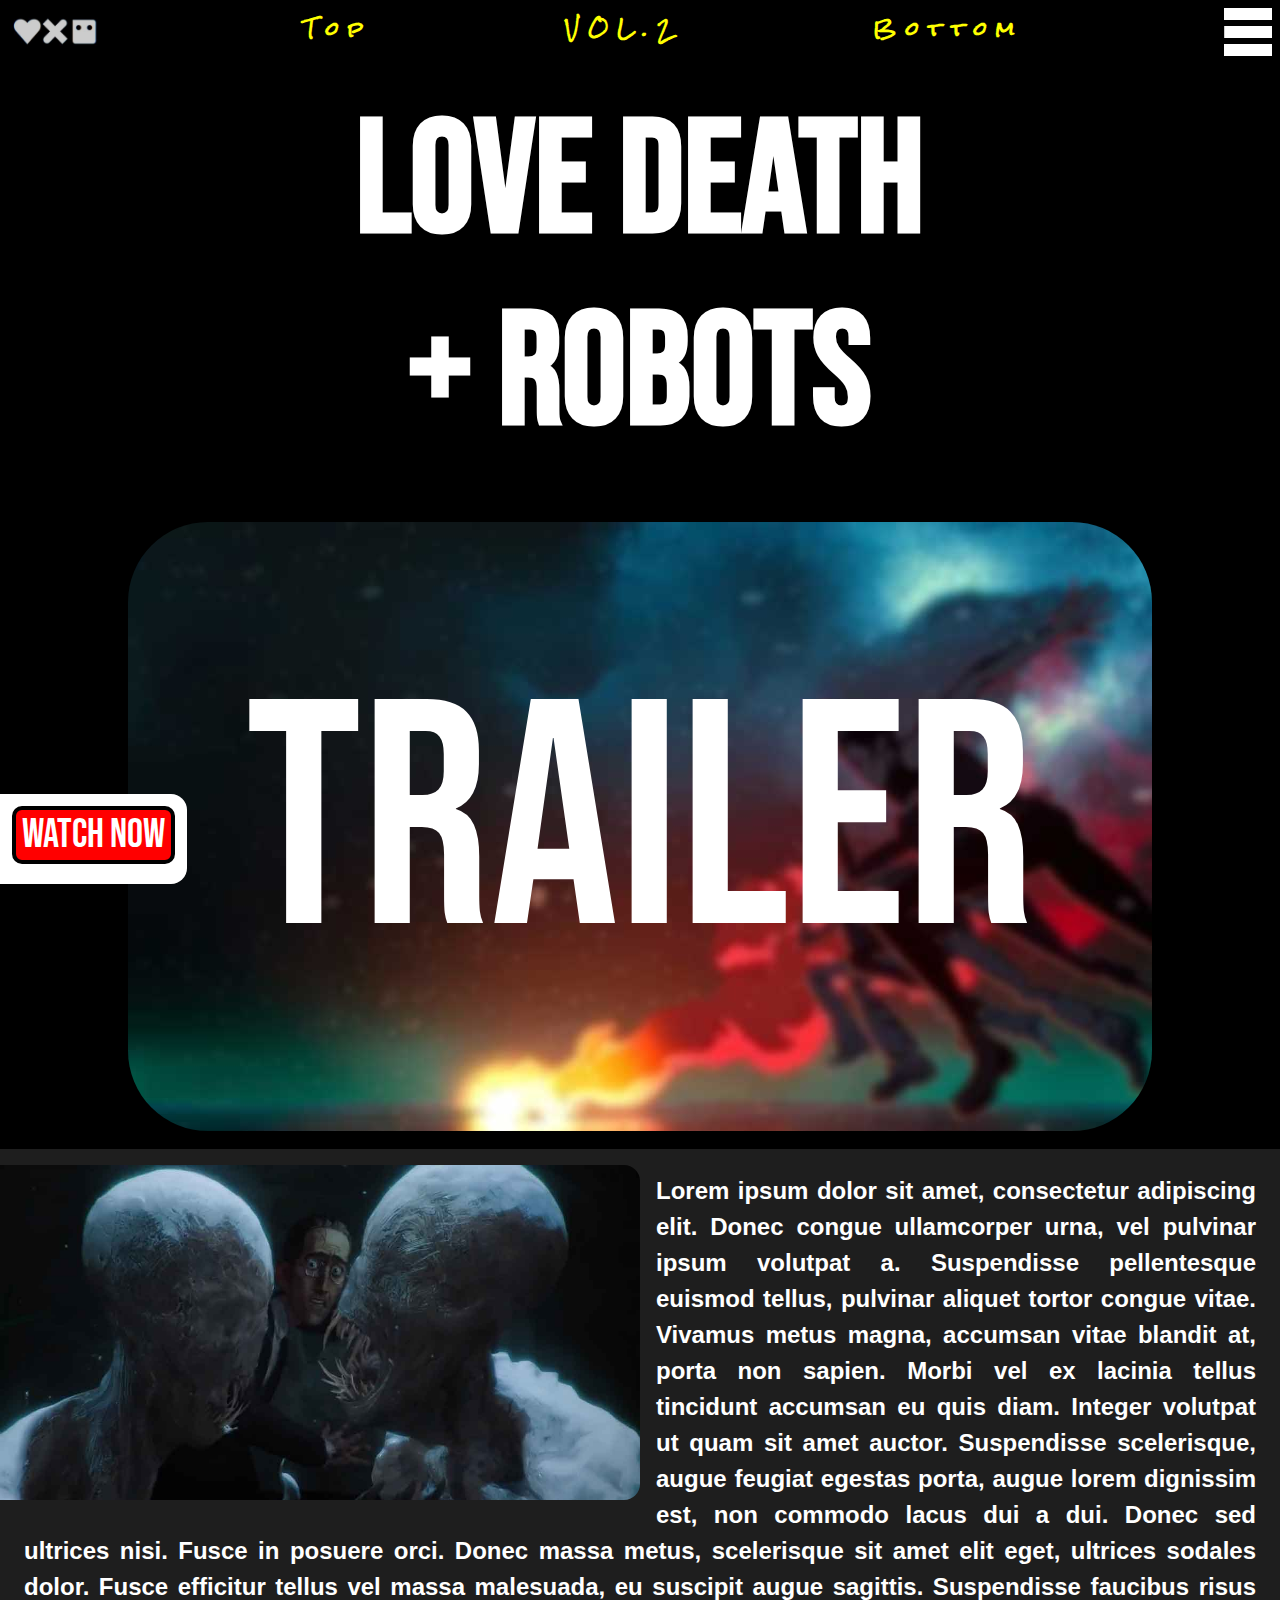
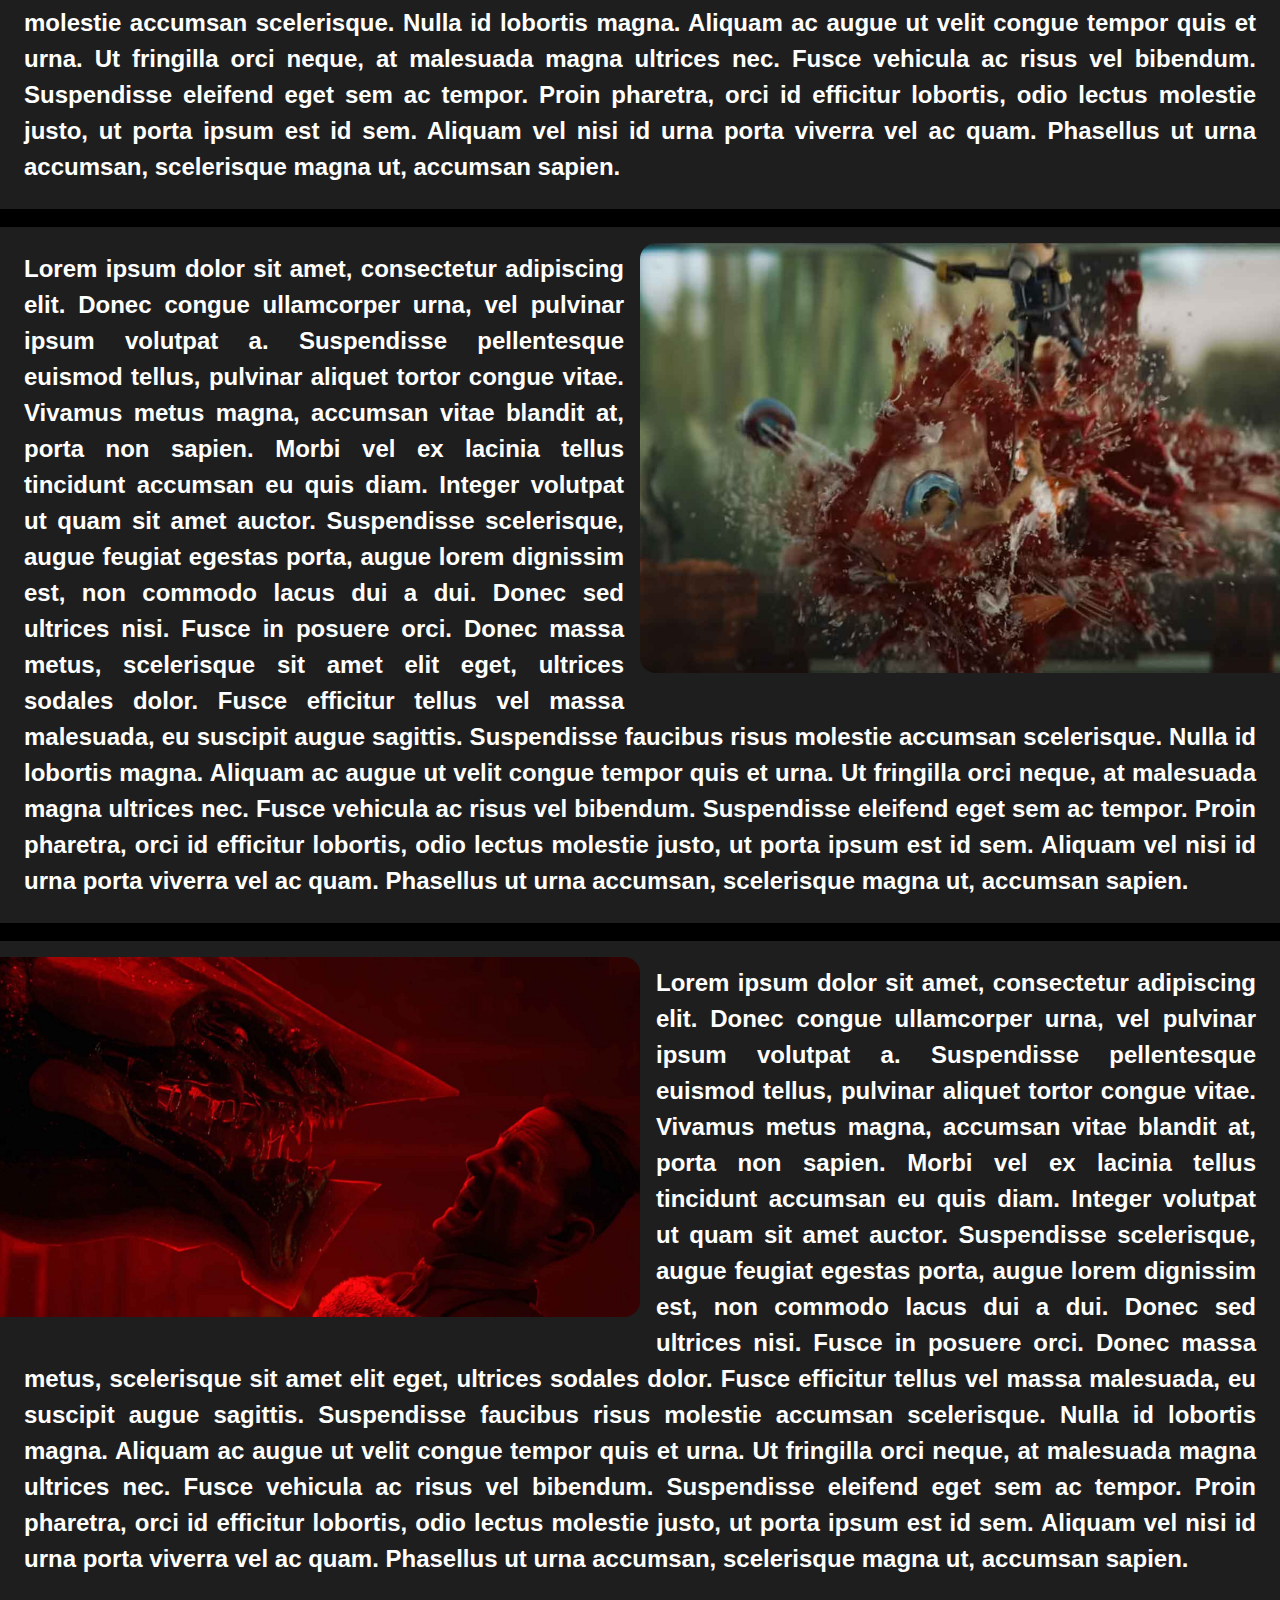
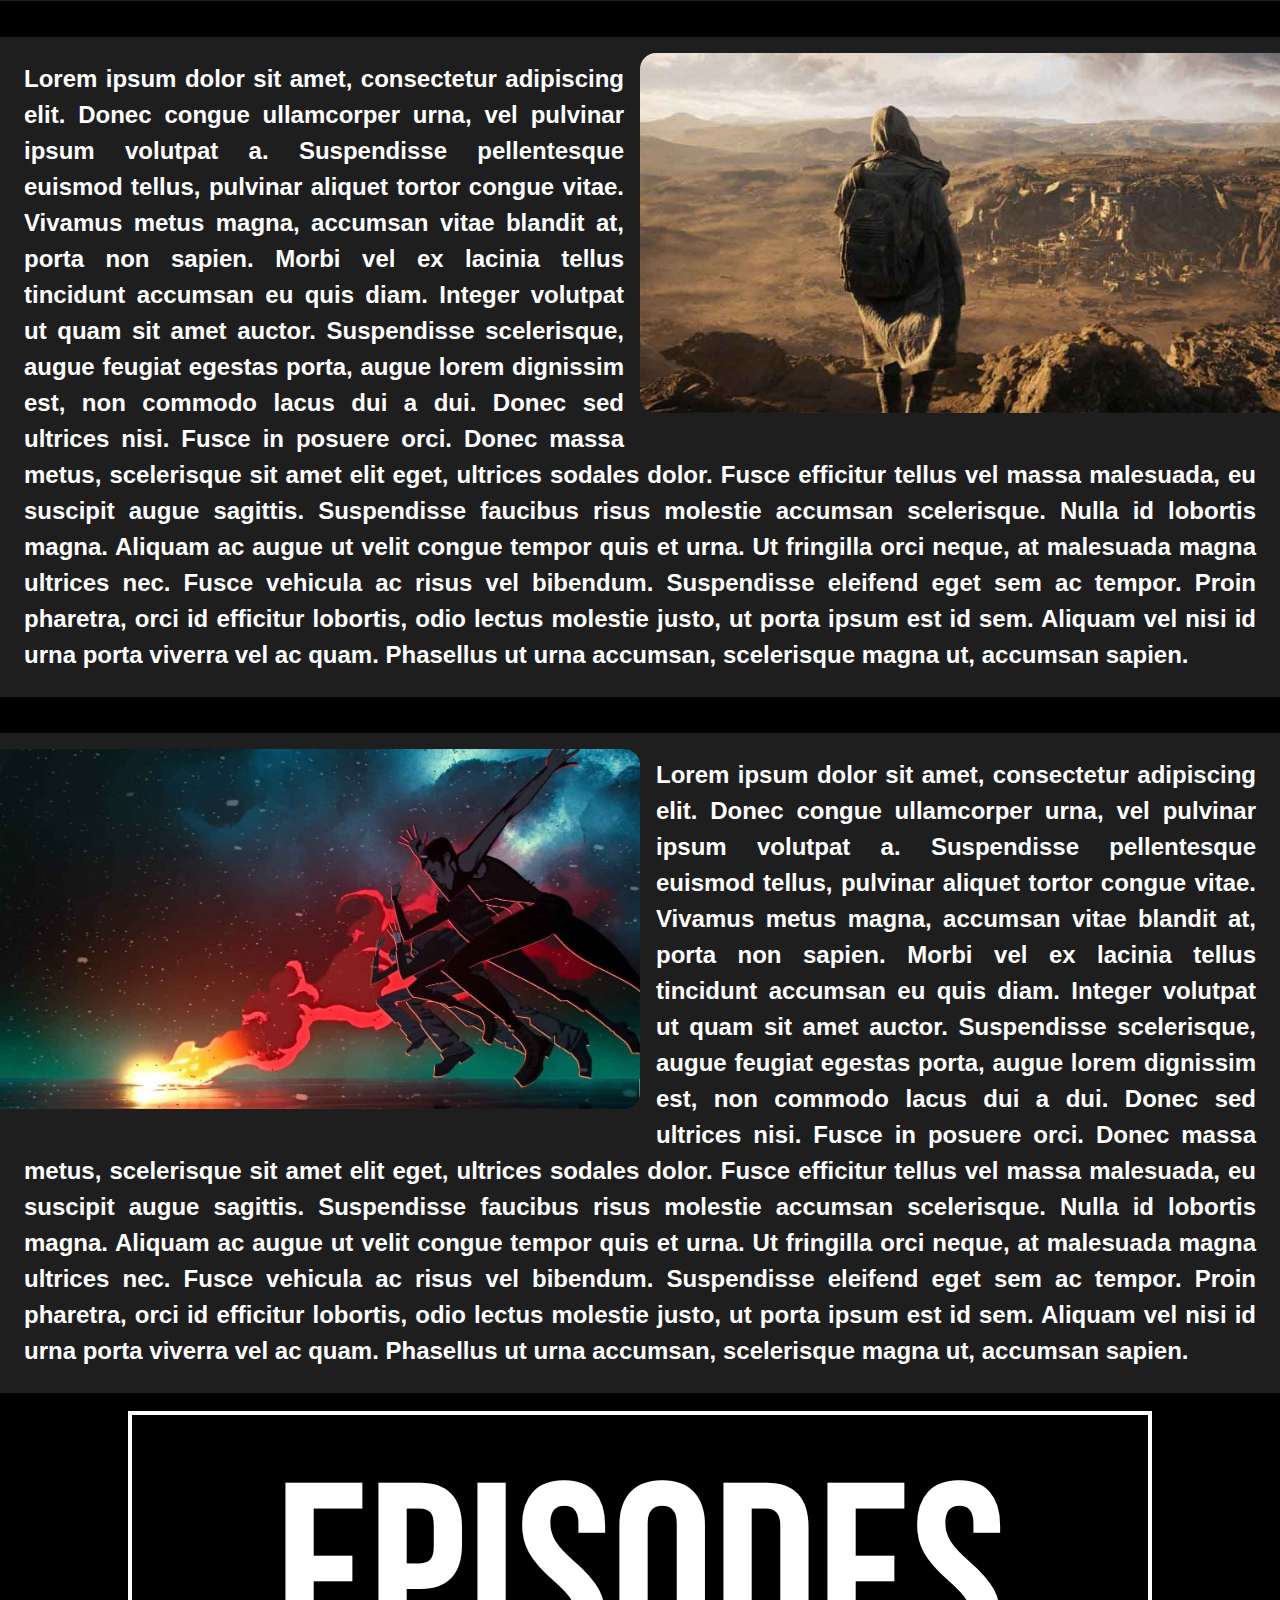
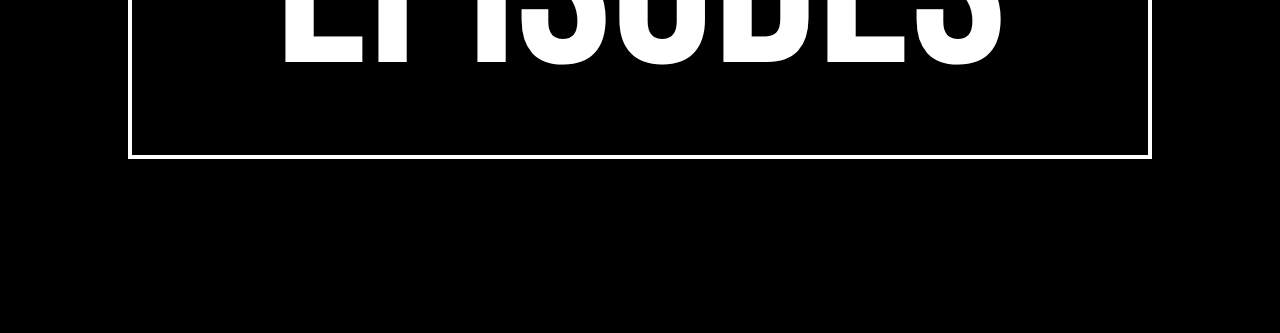
<file: index.html>
<!DOCTYPE html>
<html lang="en" dir="ltr"> <!-- klargör att det är engelskt språk och att den ska läsas som ltr (left-to-right) -->
  <head> <!-- där allt som inte syns på sidan bestäms -->
    <meta charset="utf-8"> <!-- möjliggör alla tecken -->
    <meta name="viewport" content="width=device-width, initial-scale=1"> <!-- bra för att ha en responsiv webbsida. Berättar för webbläsaren att sidans bredd ska passa skärmens. Berättar också att skalan sak i början vara 1 vilket innebär normal zoom -->
    <meta name="description" content="This is the main site"> <!-- talar om vad sidan handlar om -->
    <title>Love Death Robots</title> <!-- visar namnet på fliken vid toppen av fönstret -->
    <link rel="stylesheet" type="text/css" href="css/style.css"> <!-- länkar til style.css -->
    <link rel="stylesheet" type="text/css" href="css/grid.css"> <!-- länkar til grid.css -->
    <link rel="preconnect" href="https://fonts.googleapis.com"> <!-- länkar til google fonts -->
    <link rel="preconnect" href="https://fonts.gstatic.com" crossorigin> <!-- ^^ -->
    <link href="https://fonts.googleapis.com/css2?family=Bebas+Neue&display=swap" rel="stylesheet"> <!-- ^^ -->
    <link href="https://fonts.googleapis.com/css2?family=Rock+Salt&display=swap" rel="stylesheet"> <!-- ^^ -->
  </head>
  <body> <!-- där grunden till allt som syns på sidan skrivs -->
    <div id="top" class="container"> <!-- div med class="container" som görs till en display: grid; i grid.css -->

      <!-- headern  -->

      <header> <!-- semantiskt element istället för div -->
        <img src="img/love_death_robots_logo.jpg" alt="Home" class="logo" onclick="location.href='./index.html';" onkeypress="location.href='./index.html';" role="button"> <!-- loggan längst till vänster på headern som genom onclick skickar användaren till specifierad adress, i detta fall intern -->
        <a href="#top" class="extra"><p>Top</p></a> <!-- knapp till toppen av sidan -->
        <a href="./list.html"><p>VOL.2</p></a> <!-- texten på mitten av headern -->
        <a href="#bottom" class="extra"><p>Bottom</p></a> <!-- knapp till botten av sidan -->
        <img src="img/navbar_icon_white.jpg" alt="Menu" class="menu" onclick="location.href='./menu.html';" onkeypress="location.href='./menu.html';" role="button"> <!-- knappen för menyn längst till höger på headern som genom onclick skickar användaren till specifierad adress, i detta fall intern -->
      </header>

      <!-- titeln  -->

      <section class="one"> <!-- semantiskt element istället för div -->
        <h1>LOVE DEATH<br>+ ROBOTS</h1> <!-- titeln med ett syntetiskt radbryte i formen av <br>. H1 får bara användas 1 gång, H2 2 gånger o.s.v.-->
      </section>

      <!-- brödtext med bilder  -->

      <section class="two"> <!-- semantiskt element istället för div -->
        <button type="button" name="button" onclick="window.open('https://www.youtube.com/watch?v=Gj2iCJkp6Ko&t=4s&ab_channel=Netflix')" onkeypress="window.open('https://www.youtube.com/watch?v=UnfEbNi-q6g&ab_channel=TskClips%26Trailers')" class="trailer">Trailer</button> <!-- länk till youtube video via knapp -->
      </section>
      <section class="three"> <!-- semantiskt element istället för div -->
        <img src="img/ldr_img1.jpg" alt="Image of two monsters eyeless and gaping in a field and a terrified man in the background, the scene menacingly lit up by the moonlight" class="img left"> <!-- bild som placerats åt vänster och sedan brödtext -->
        <p>Lorem ipsum dolor sit amet, consectetur adipiscing elit. Donec congue ullamcorper urna, vel pulvinar ipsum volutpat a. Suspendisse pellentesque euismod tellus, pulvinar aliquet tortor congue vitae. Vivamus metus magna, accumsan vitae blandit at, porta non sapien. Morbi vel ex lacinia tellus tincidunt accumsan eu quis diam. Integer volutpat ut quam sit amet auctor. Suspendisse scelerisque, augue feugiat egestas porta, augue lorem dignissim est, non commodo lacus dui a dui. Donec sed ultrices nisi. Fusce in posuere orci. Donec massa metus, scelerisque sit amet elit eget, ultrices sodales dolor. Fusce efficitur tellus vel massa malesuada, eu suscipit augue sagittis. Suspendisse faucibus risus molestie accumsan scelerisque. Nulla id lobortis magna. Aliquam ac augue ut velit congue tempor quis et urna. Ut fringilla orci neque, at malesuada magna ultrices nec. Fusce vehicula ac risus vel bibendum. Suspendisse eleifend eget sem ac tempor. Proin pharetra, orci id efficitur lobortis, odio lectus molestie justo, ut porta ipsum est id sem. Aliquam vel nisi id urna porta viverra vel ac quam. Phasellus ut urna accumsan, scelerisque magna ut, accumsan sapien.
        </p> <!-- ^^ -->
      </section>
      <section class="four"> <!-- semantiskt element istället för div -->
        <img src="img/ldr_img2.jpg" alt="Image of a fish blown up in all its gory but gloryfull detail" class="img right"> <!-- bild som placerats åt höger och sedan brödtext -->
        <p>Lorem ipsum dolor sit amet, consectetur adipiscing elit. Donec congue ullamcorper urna, vel pulvinar ipsum volutpat a. Suspendisse pellentesque euismod tellus, pulvinar aliquet tortor congue vitae. Vivamus metus magna, accumsan vitae blandit at, porta non sapien. Morbi vel ex lacinia tellus tincidunt accumsan eu quis diam. Integer volutpat ut quam sit amet auctor. Suspendisse scelerisque, augue feugiat egestas porta, augue lorem dignissim est, non commodo lacus dui a dui. Donec sed ultrices nisi. Fusce in posuere orci. Donec massa metus, scelerisque sit amet elit eget, ultrices sodales dolor. Fusce efficitur tellus vel massa malesuada, eu suscipit augue sagittis. Suspendisse faucibus risus molestie accumsan scelerisque. Nulla id lobortis magna. Aliquam ac augue ut velit congue tempor quis et urna. Ut fringilla orci neque, at malesuada magna ultrices nec. Fusce vehicula ac risus vel bibendum. Suspendisse eleifend eget sem ac tempor. Proin pharetra, orci id efficitur lobortis, odio lectus molestie justo, ut porta ipsum est id sem. Aliquam vel nisi id urna porta viverra vel ac quam. Phasellus ut urna accumsan, scelerisque magna ut, accumsan sapien.
        </p> <!-- ^^ -->
      </section>
      <section class="five"> <!-- semantiskt element istället för div -->
        <img src="img/ldr_img3.jpg" alt="Image of a terrifiyng beast staring down a terrified man" class="img left"> <!-- bild som placerats åt vänster och sedan brödtext -->
        <p>Lorem ipsum dolor sit amet, consectetur adipiscing elit. Donec congue ullamcorper urna, vel pulvinar ipsum volutpat a. Suspendisse pellentesque euismod tellus, pulvinar aliquet tortor congue vitae. Vivamus metus magna, accumsan vitae blandit at, porta non sapien. Morbi vel ex lacinia tellus tincidunt accumsan eu quis diam. Integer volutpat ut quam sit amet auctor. Suspendisse scelerisque, augue feugiat egestas porta, augue lorem dignissim est, non commodo lacus dui a dui. Donec sed ultrices nisi. Fusce in posuere orci. Donec massa metus, scelerisque sit amet elit eget, ultrices sodales dolor. Fusce efficitur tellus vel massa malesuada, eu suscipit augue sagittis. Suspendisse faucibus risus molestie accumsan scelerisque. Nulla id lobortis magna. Aliquam ac augue ut velit congue tempor quis et urna. Ut fringilla orci neque, at malesuada magna ultrices nec. Fusce vehicula ac risus vel bibendum. Suspendisse eleifend eget sem ac tempor. Proin pharetra, orci id efficitur lobortis, odio lectus molestie justo, ut porta ipsum est id sem. Aliquam vel nisi id urna porta viverra vel ac quam. Phasellus ut urna accumsan, scelerisque magna ut, accumsan sapien.
        </p> <!-- ^^ -->
      </section>
      <section class="six"> <!-- semantiskt element istället för div -->
        <img src="img/ldr_img4.jpg" alt="Image of a man looking at the beautiful yet harsh landscape a hostile desert-planet presents" class="img right"> <!-- bild som placerats åt höger och sedan brödtext -->
        <p>Lorem ipsum dolor sit amet, consectetur adipiscing elit. Donec congue ullamcorper urna, vel pulvinar ipsum volutpat a. Suspendisse pellentesque euismod tellus, pulvinar aliquet tortor congue vitae. Vivamus metus magna, accumsan vitae blandit at, porta non sapien. Morbi vel ex lacinia tellus tincidunt accumsan eu quis diam. Integer volutpat ut quam sit amet auctor. Suspendisse scelerisque, augue feugiat egestas porta, augue lorem dignissim est, non commodo lacus dui a dui. Donec sed ultrices nisi. Fusce in posuere orci. Donec massa metus, scelerisque sit amet elit eget, ultrices sodales dolor. Fusce efficitur tellus vel massa malesuada, eu suscipit augue sagittis. Suspendisse faucibus risus molestie accumsan scelerisque. Nulla id lobortis magna. Aliquam ac augue ut velit congue tempor quis et urna. Ut fringilla orci neque, at malesuada magna ultrices nec. Fusce vehicula ac risus vel bibendum. Suspendisse eleifend eget sem ac tempor. Proin pharetra, orci id efficitur lobortis, odio lectus molestie justo, ut porta ipsum est id sem. Aliquam vel nisi id urna porta viverra vel ac quam. Phasellus ut urna accumsan, scelerisque magna ut, accumsan sapien.
        </p> <!-- ^^ -->
      </section>
      <section class="seven"> <!-- semantiskt element istället för div -->
        <img src="img/ldr_img5.jpg" alt="Image of four teenagers running as fast as they can, the snow falling and the glaring red flare gives the scene a feeling of absolute determination" class="img left"> <!-- bild som placerats åt vänster och sedan brödtext -->
        <p>Lorem ipsum dolor sit amet, consectetur adipiscing elit. Donec congue ullamcorper urna, vel pulvinar ipsum volutpat a. Suspendisse pellentesque euismod tellus, pulvinar aliquet tortor congue vitae. Vivamus metus magna, accumsan vitae blandit at, porta non sapien. Morbi vel ex lacinia tellus tincidunt accumsan eu quis diam. Integer volutpat ut quam sit amet auctor. Suspendisse scelerisque, augue feugiat egestas porta, augue lorem dignissim est, non commodo lacus dui a dui. Donec sed ultrices nisi. Fusce in posuere orci. Donec massa metus, scelerisque sit amet elit eget, ultrices sodales dolor. Fusce efficitur tellus vel massa malesuada, eu suscipit augue sagittis. Suspendisse faucibus risus molestie accumsan scelerisque. Nulla id lobortis magna. Aliquam ac augue ut velit congue tempor quis et urna. Ut fringilla orci neque, at malesuada magna ultrices nec. Fusce vehicula ac risus vel bibendum. Suspendisse eleifend eget sem ac tempor. Proin pharetra, orci id efficitur lobortis, odio lectus molestie justo, ut porta ipsum est id sem. Aliquam vel nisi id urna porta viverra vel ac quam. Phasellus ut urna accumsan, scelerisque magna ut, accumsan sapien.
        </p> <!-- ^^ -->
      </section>

      <!-- knapp till episoderna  -->

      <section class="eight" id="bottom"> <!-- semantiskt element istället för div -->
        <button type="button" name="button" class="ep" onclick="location.href='./ep.html';">Episodes</button> <!-- knappen näst längst till vänster på headern som genom onclick skickar användaren till specifierad adress, i detta fall intern -->
      </section>

      <!-- knappen längst ner till vänster i formen av en footer  -->

      <footer> <!-- semantiskt element istället för div -->
        <button type="button" name="button" class="watch" onclick="window.open('https://www.netflix.com/se/title/80174608')" onkeypress="window.open('https://www.netflix.com/se/title/80174608')" role="button">Watch Now</button> <!-- loggan längst till vänster på headern som genom onclick skickar användaren till specifierad adress, i detta fall extern. Denna skiljer sig från ovanstående onclick-attribut då den öppnar adressen i ett nytt fönster -->
      </footer>
    </div>
  </body>
</html>
</file>
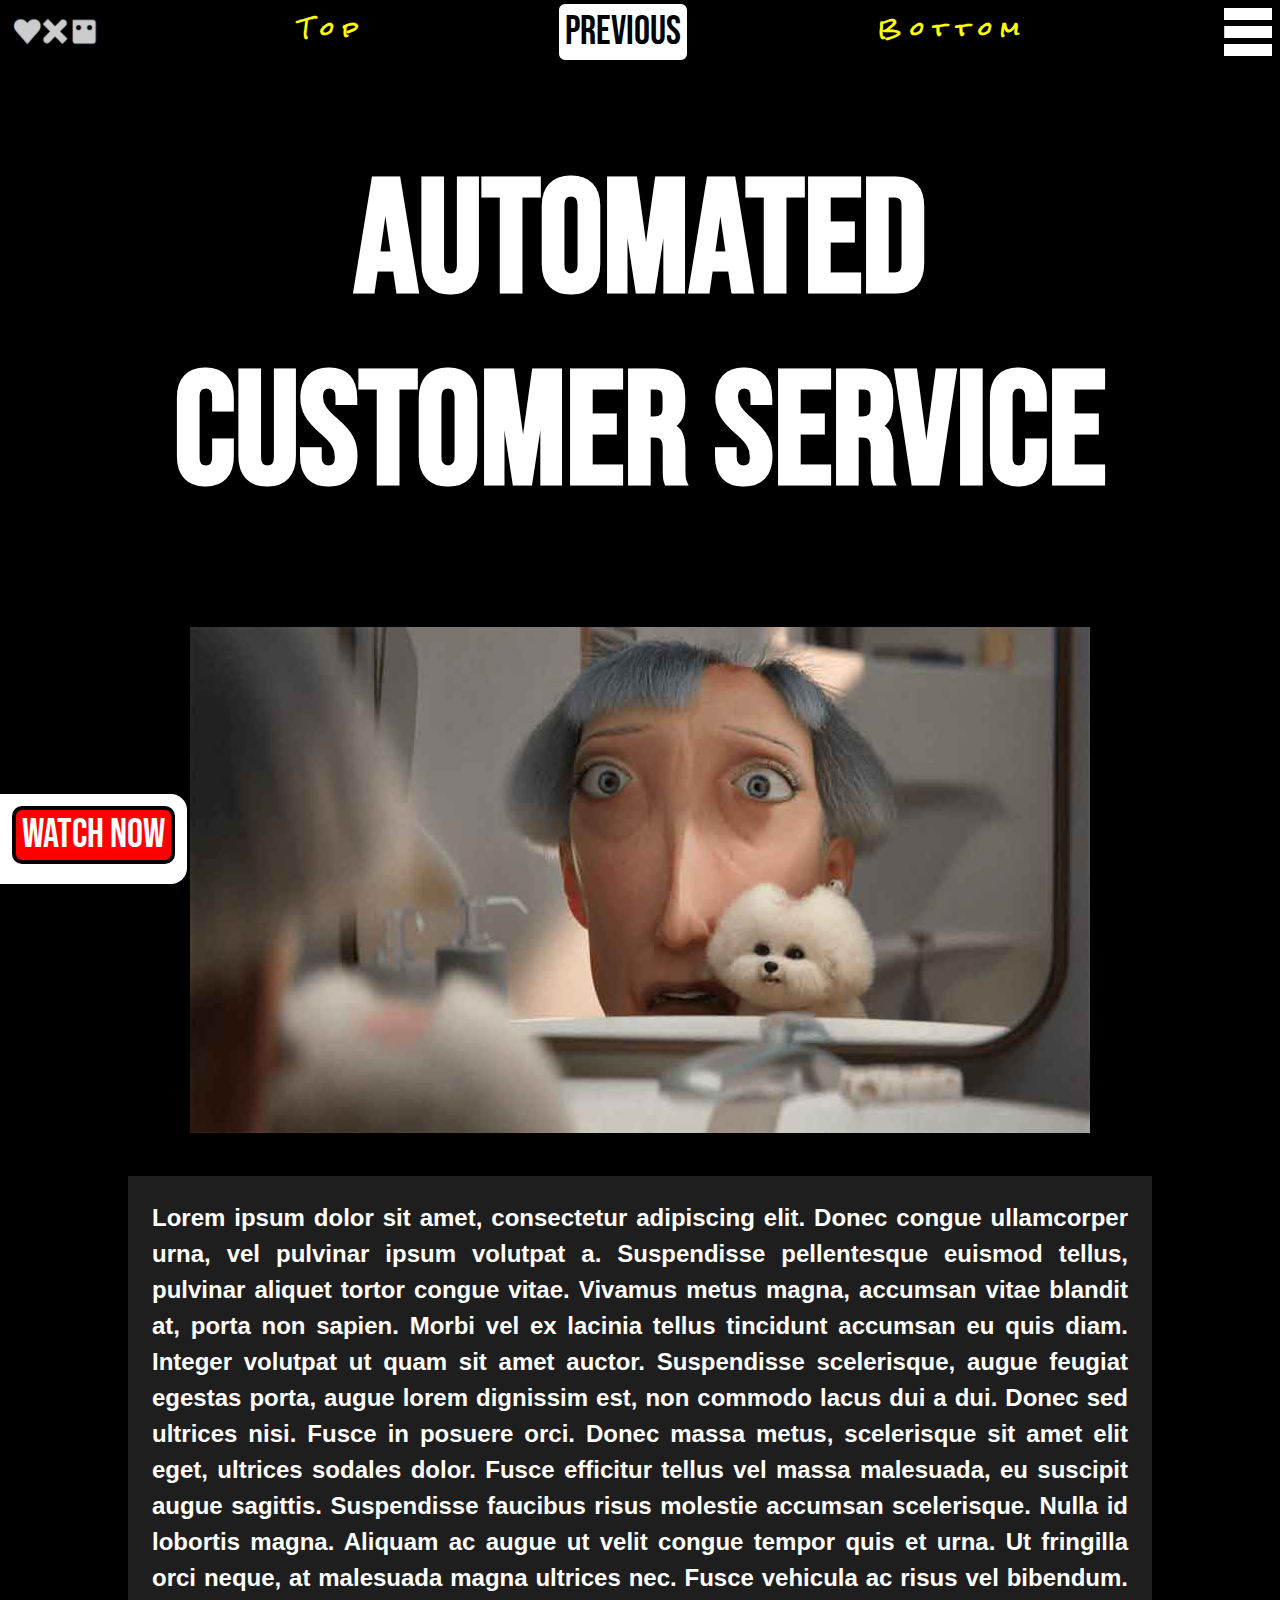
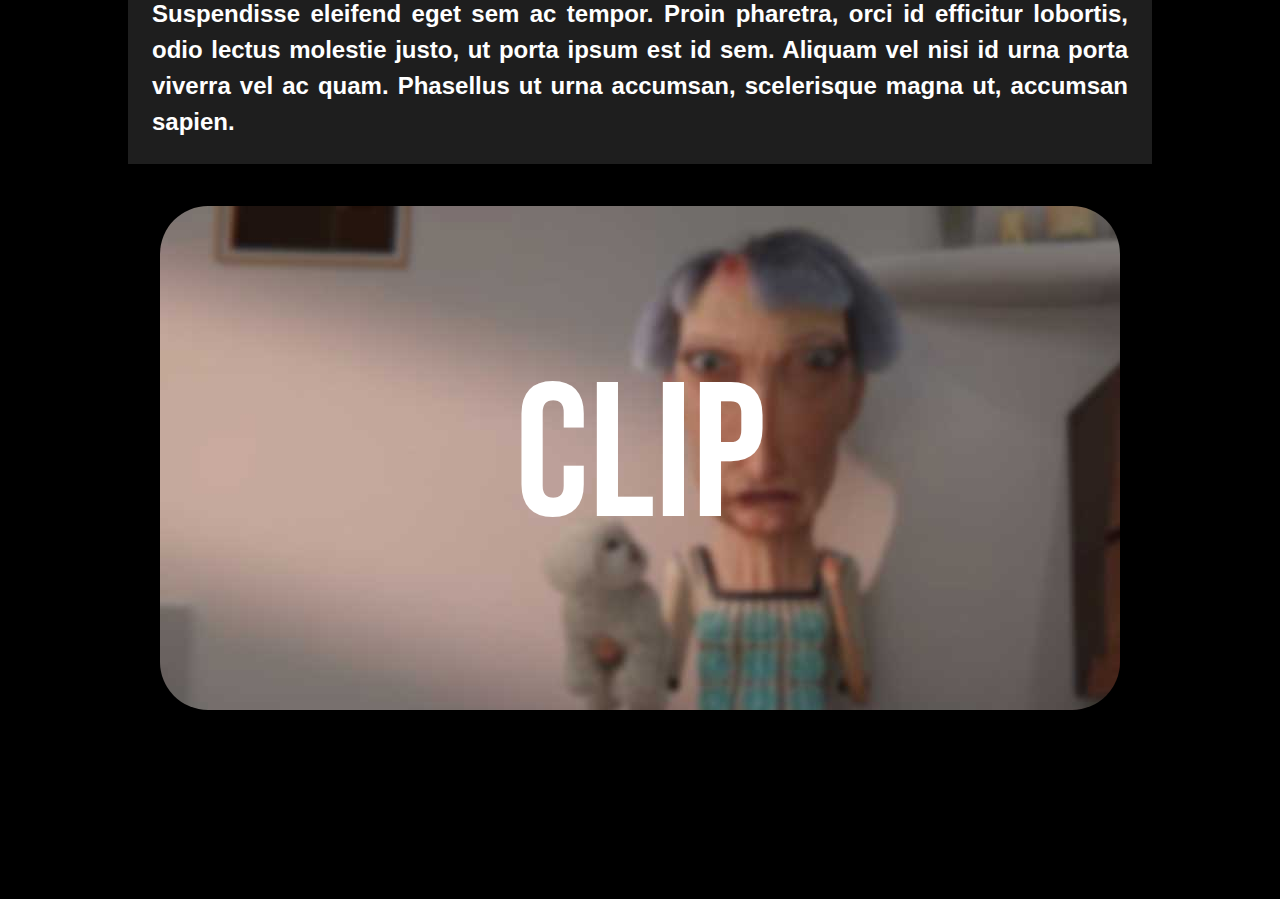
<file: bio1.html>
<!DOCTYPE html>
<html lang="en" dir="ltr">
  <head>
    <meta charset="utf-8">
    <meta name="viewport" content="width=device-width, initial-scale=1">
    <meta name="description" content="This is the site dedicated to one specific episode">
    <title>Episode 1</title>
    <link rel="stylesheet" type="text/css" href="css/bio_style.css">
    <link rel="stylesheet" type="text/css" href="css/bio_grid.css">
    <link rel="preconnect" href="https://fonts.googleapis.com">
    <link rel="preconnect" href="https://fonts.gstatic.com" crossorigin>
    <link href="https://fonts.googleapis.com/css2?family=Bebas+Neue&display=swap" rel="stylesheet">
    <link href="https://fonts.googleapis.com/css2?family=Rock+Salt&display=swap" rel="stylesheet">
  </head>
  <body>
    <div id="top" class="container">
      <header>
        <img src="img/love_death_robots_logo.jpg" alt="Home" class="logo" onclick="location.href='./index.html';" onkeypress="location.href='./index.html';" role="button">
        <a href="#top" class="extra"><p>Top</p></a>
        <button type="button" name="button" class="back" onclick="location.href='./ep.html';">Previous</button>
        <a href="#bottom" class="extra"><p>Bottom</p></a>
        <img src="img/navbar_icon_white.jpg" alt="Menu" class="menu" onclick="location.href='./menu.html';" onkeypress="location.href='./menu.html';" role="button">
      </header>

      <!-- titeln -->

      <section class="one">
        <h1>Automated<br>Customer Service</h1>
      </section>

      <!-- bild -->

      <section class="two">
        <img src="img/ep1.jpg" alt="Image of woman and her dog staring in the the mirror, the woman looking like she is a tiny bit balder than she used to be, it is almost like someone has shot a laser through her hair" class="img">
      </section>

      <!-- brödtext -->

      <section class="three">
        <p>Lorem ipsum dolor sit amet, consectetur adipiscing elit. Donec congue ullamcorper urna, vel pulvinar ipsum volutpat a. Suspendisse pellentesque euismod tellus, pulvinar aliquet tortor congue vitae. Vivamus metus magna, accumsan vitae blandit at, porta non sapien. Morbi vel ex lacinia tellus tincidunt accumsan eu quis diam. Integer volutpat ut quam sit amet auctor. Suspendisse scelerisque, augue feugiat egestas porta, augue lorem dignissim est, non commodo lacus dui a dui. Donec sed ultrices nisi. Fusce in posuere orci. Donec massa metus, scelerisque sit amet elit eget, ultrices sodales dolor. Fusce efficitur tellus vel massa malesuada, eu suscipit augue sagittis. Suspendisse faucibus risus molestie accumsan scelerisque. Nulla id lobortis magna. Aliquam ac augue ut velit congue tempor quis et urna. Ut fringilla orci neque, at malesuada magna ultrices nec. Fusce vehicula ac risus vel bibendum. Suspendisse eleifend eget sem ac tempor. Proin pharetra, orci id efficitur lobortis, odio lectus molestie justo, ut porta ipsum est id sem. Aliquam vel nisi id urna porta viverra vel ac quam. Phasellus ut urna accumsan, scelerisque magna ut, accumsan sapien.
        </p>
      </section>

      <!-- klipp  -->

      <section class="four" id="bottom">
        <button type="button" name="button" onclick="window.open('https://www.youtube.com/watch?v=YVMoLvMrC8E&ab_channel=Recall')" onkeypress="window.open('https://www.youtube.com/watch?v=YVMoLvMrC8E&ab_channel=Recall')" class="clip ep1">Clip</button>
      </section>

      <!-- knappen längst ner till vänster i formen av en footer  -->

      <footer>
        <button type="button" name="button" class="watch" onclick="window.open('https://www.netflix.com/se/title/80174608')" onkeypress="window.open('https://www.netflix.com/se/title/80174608')" role="button">Watch Now</button>
      </footer>
    </div>
  </body>
</html>
</file>
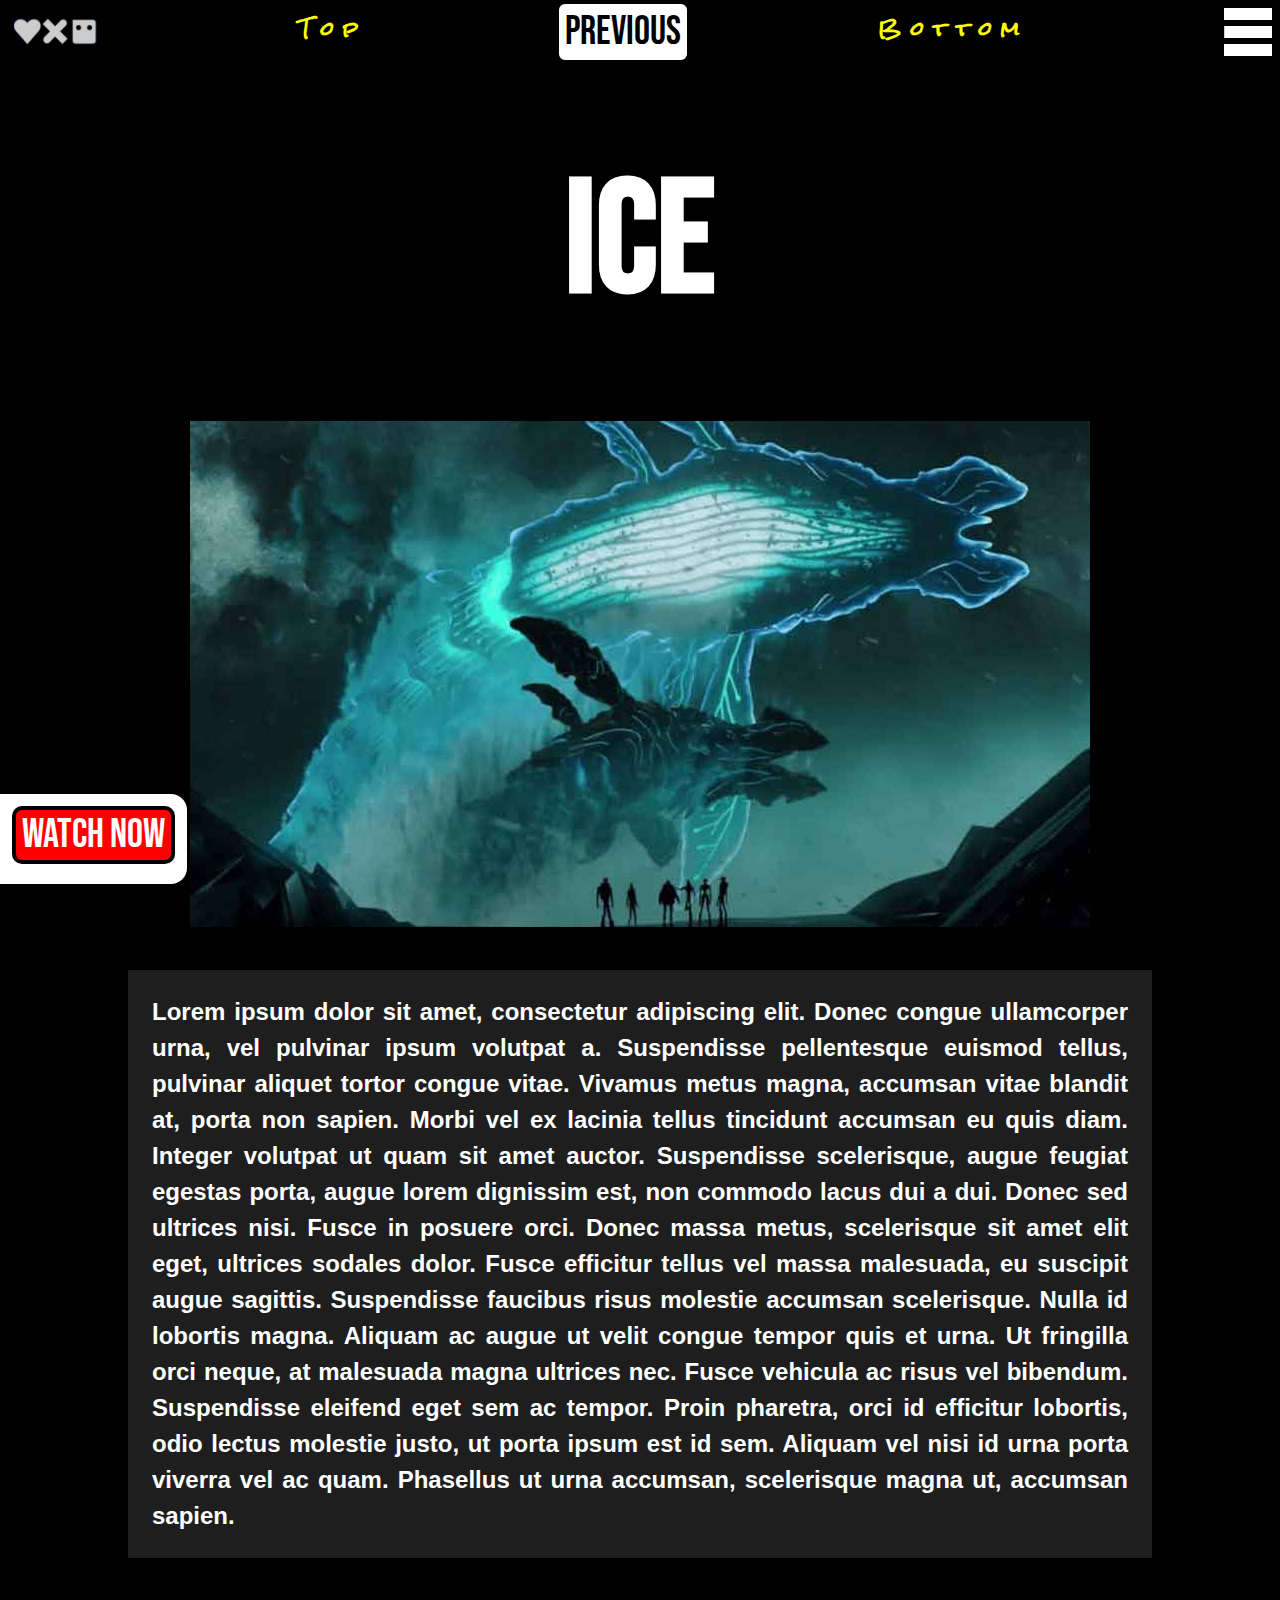
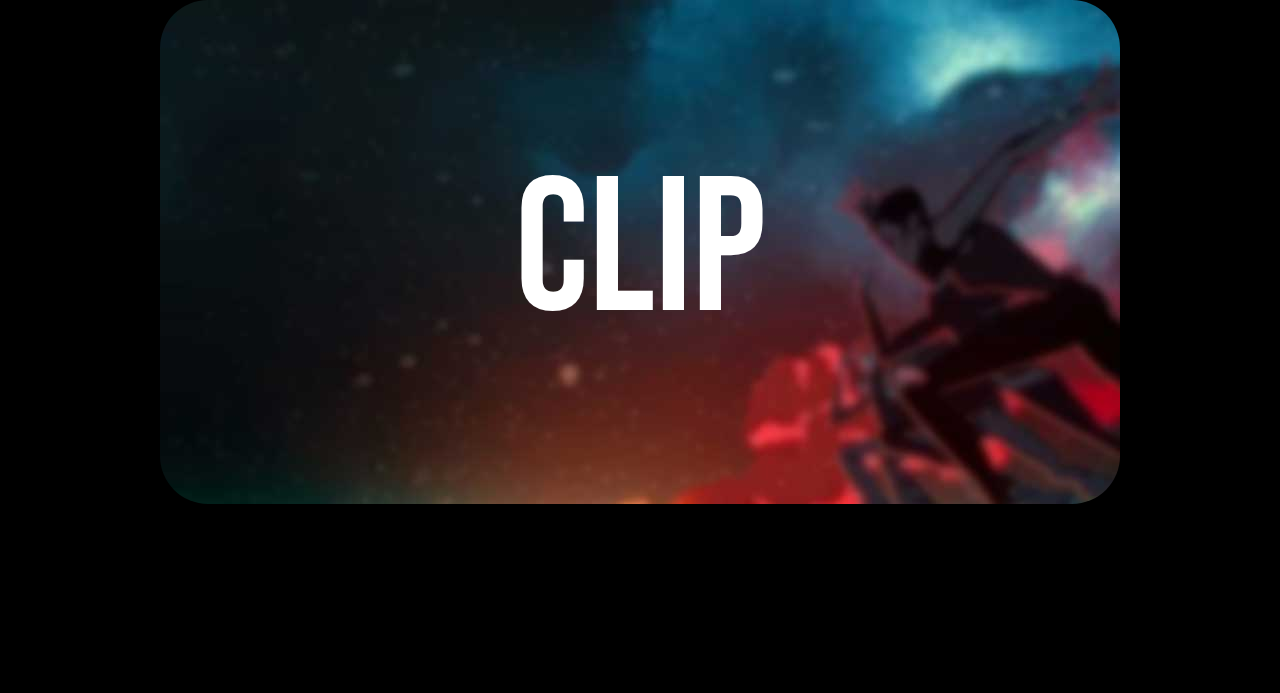
<file: bio2.html>
<!-- mer eller mindre identisk till bio1.html -->

<!DOCTYPE html>
<html lang="en" dir="ltr">
  <head>
    <meta charset="utf-8">
    <meta name="viewport" content="width=device-width, initial-scale=1">
    <meta name="description" content="This is the site dedicated to one specific episode">
    <title>Episode 1</title>
    <link rel="stylesheet" type="text/css" href="css/bio_style.css">
    <link rel="stylesheet" type="text/css" href="css/bio_small_grid.css">
    <link rel="preconnect" href="https://fonts.googleapis.com">
    <link rel="preconnect" href="https://fonts.gstatic.com" crossorigin>
    <link href="https://fonts.googleapis.com/css2?family=Bebas+Neue&display=swap" rel="stylesheet">
    <link href="https://fonts.googleapis.com/css2?family=Rock+Salt&display=swap" rel="stylesheet">
  </head>
  <body>
    <div id="top" class="container">
      <header>
        <img src="img/love_death_robots_logo.jpg" alt="Home" class="logo" onclick="location.href='./index.html';" onkeypress="location.href='./index.html';" role="button">
        <a href="#top" class="extra"><p>Top</p></a>
        <button type="button" name="button" class="back" onclick="location.href='./ep.html';">Previous</button>
        <a href="#bottom" class="extra"><p>Bottom</p></a>
        <img src="img/navbar_icon_white.jpg" alt="Menu" class="menu" onclick="location.href='./menu.html';" onkeypress="location.href='./menu.html';" role="button">
      </header>
      <section class="one">
        <h1>Ice</h1>
      </section>
      <section class="two">
        <img src="img/ep2.jpg" alt="Image of two mystical creatures jumping out of the ice as six teenagers look upon them in fascination" class="img">
      </section>
      <section class="three">
        <p>Lorem ipsum dolor sit amet, consectetur adipiscing elit. Donec congue ullamcorper urna, vel pulvinar ipsum volutpat a. Suspendisse pellentesque euismod tellus, pulvinar aliquet tortor congue vitae. Vivamus metus magna, accumsan vitae blandit at, porta non sapien. Morbi vel ex lacinia tellus tincidunt accumsan eu quis diam. Integer volutpat ut quam sit amet auctor. Suspendisse scelerisque, augue feugiat egestas porta, augue lorem dignissim est, non commodo lacus dui a dui. Donec sed ultrices nisi. Fusce in posuere orci. Donec massa metus, scelerisque sit amet elit eget, ultrices sodales dolor. Fusce efficitur tellus vel massa malesuada, eu suscipit augue sagittis. Suspendisse faucibus risus molestie accumsan scelerisque. Nulla id lobortis magna. Aliquam ac augue ut velit congue tempor quis et urna. Ut fringilla orci neque, at malesuada magna ultrices nec. Fusce vehicula ac risus vel bibendum. Suspendisse eleifend eget sem ac tempor. Proin pharetra, orci id efficitur lobortis, odio lectus molestie justo, ut porta ipsum est id sem. Aliquam vel nisi id urna porta viverra vel ac quam. Phasellus ut urna accumsan, scelerisque magna ut, accumsan sapien.
        </p>
      </section>
      <section class="four" id="bottom">
        <button type="button" name="button" onclick="window.open('https://www.youtube.com/watch?v=PNyTyGu6OMg&t=2s&ab_channel=MalachiBloodII')" onkeypress="window.open('https://www.youtube.com/watch?v=PNyTyGu6OMg&t=2s&ab_channel=MalachiBloodII')" class="clip ep2">Clip</button>
      </section>
      <footer>
        <button type="button" name="button" class="watch" onclick="window.open('https://www.netflix.com/se/title/80174608')" onkeypress="window.open('https://www.netflix.com/se/title/80174608')" role="button">Watch Now</button>
      </footer>
    </div>
  </body>
</html>
</file>
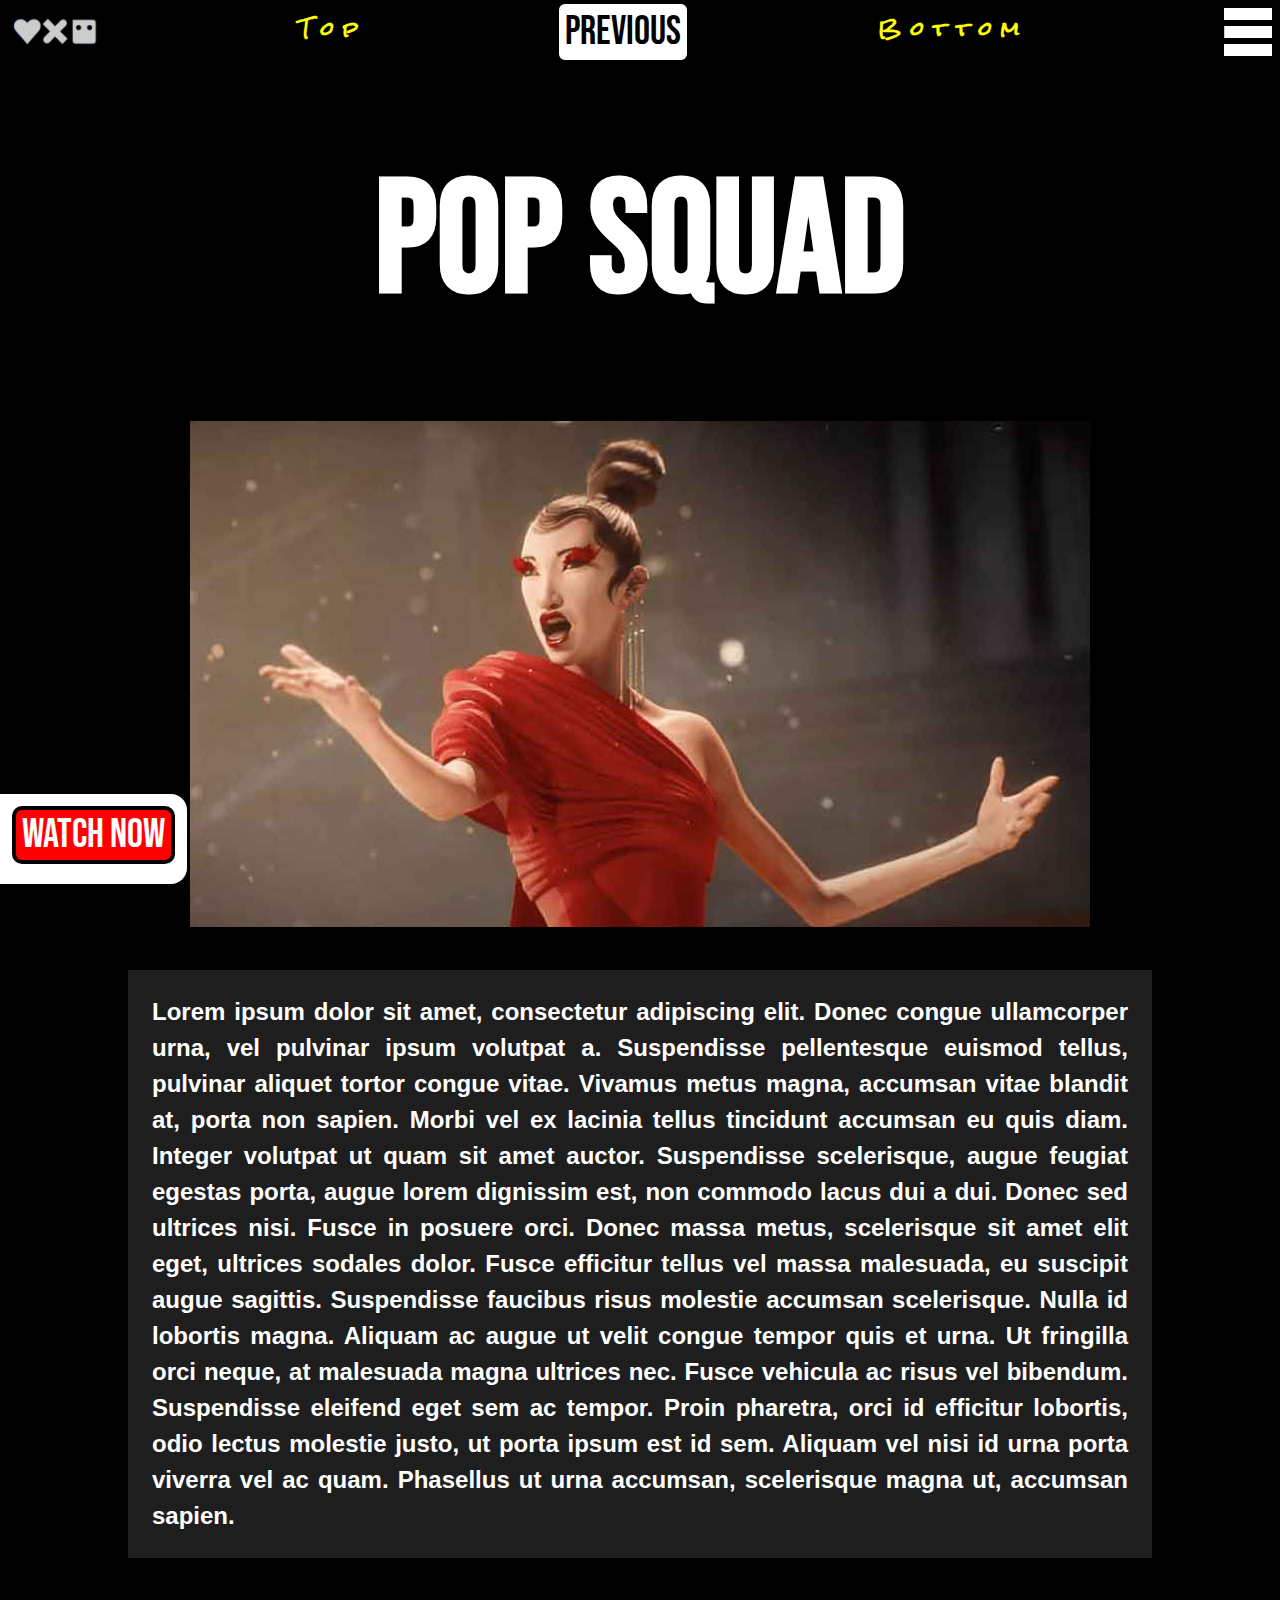
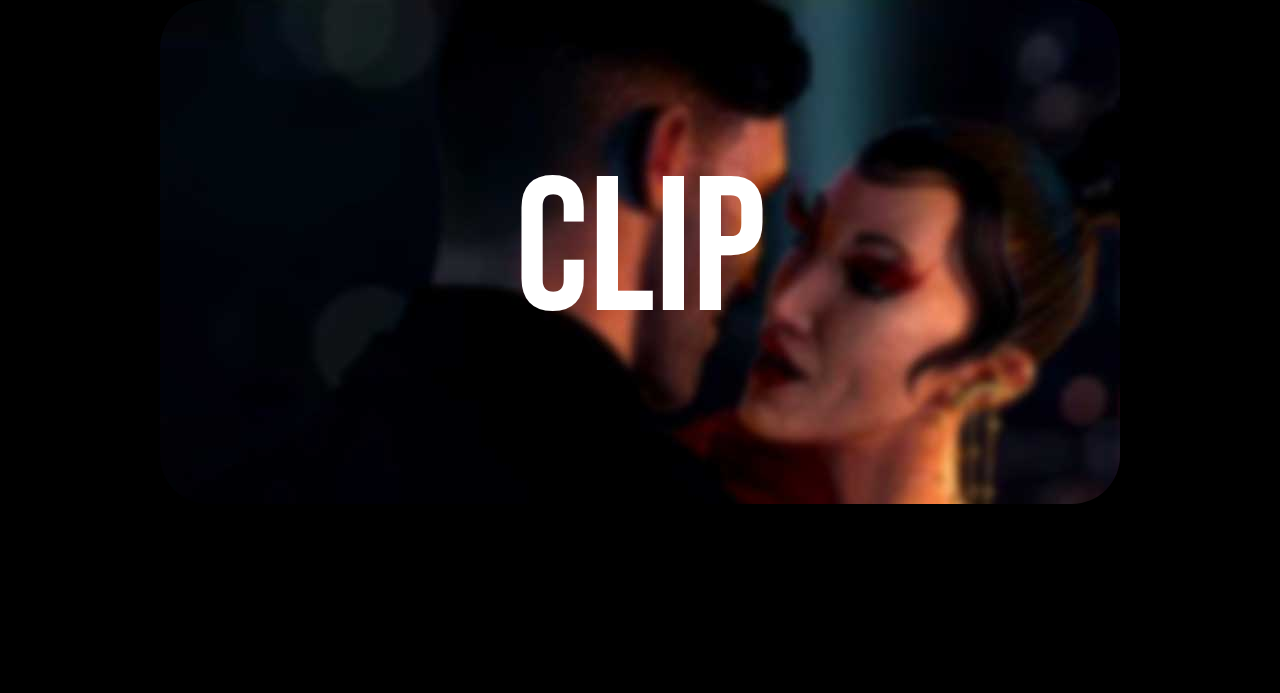
<file: bio3.html>
<!-- mer eller mindre identisk till bio1.html -->

<!DOCTYPE html>
<html lang="en" dir="ltr">
  <head>
    <meta charset="utf-8">
    <meta name="viewport" content="width=device-width, initial-scale=1">
    <meta name="description" content="This is the site dedicated to one specific episode">
    <title>Episode 1</title>
    <link rel="stylesheet" type="text/css" href="css/bio_style.css">
    <link rel="stylesheet" type="text/css" href="css/bio_small_grid.css">
    <link rel="preconnect" href="https://fonts.googleapis.com">
    <link rel="preconnect" href="https://fonts.gstatic.com" crossorigin>
    <link href="https://fonts.googleapis.com/css2?family=Bebas+Neue&display=swap" rel="stylesheet">
    <link href="https://fonts.googleapis.com/css2?family=Rock+Salt&display=swap" rel="stylesheet">
  </head>
  <body>
    <div id="top" class="container">
      <header>
        <img src="img/love_death_robots_logo.jpg" alt="Home" class="logo" onclick="location.href='./index.html';" onkeypress="location.href='./index.html';" role="button">
        <a href="#top" class="extra"><p>Top</p></a>
        <button type="button" name="button" class="back" onclick="location.href='./ep.html';">Previous</button>
        <a href="#bottom" class="extra"><p>Bottom</p></a>
        <img src="img/navbar_icon_white.jpg" alt="Menu" class="menu" onclick="location.href='./menu.html';" onkeypress="location.href='./menu.html';" role="button">
      </header>
      <section class="one">
        <h1>Pop Squad</h1>
      </section>
      <section class="two">
        <img src="img/ep3.jpg" alt="Image of woman singing her heart out whilst the powerful limelight lights the scene" class="img">
      </section>
      <section class="three">
        <p>Lorem ipsum dolor sit amet, consectetur adipiscing elit. Donec congue ullamcorper urna, vel pulvinar ipsum volutpat a. Suspendisse pellentesque euismod tellus, pulvinar aliquet tortor congue vitae. Vivamus metus magna, accumsan vitae blandit at, porta non sapien. Morbi vel ex lacinia tellus tincidunt accumsan eu quis diam. Integer volutpat ut quam sit amet auctor. Suspendisse scelerisque, augue feugiat egestas porta, augue lorem dignissim est, non commodo lacus dui a dui. Donec sed ultrices nisi. Fusce in posuere orci. Donec massa metus, scelerisque sit amet elit eget, ultrices sodales dolor. Fusce efficitur tellus vel massa malesuada, eu suscipit augue sagittis. Suspendisse faucibus risus molestie accumsan scelerisque. Nulla id lobortis magna. Aliquam ac augue ut velit congue tempor quis et urna. Ut fringilla orci neque, at malesuada magna ultrices nec. Fusce vehicula ac risus vel bibendum. Suspendisse eleifend eget sem ac tempor. Proin pharetra, orci id efficitur lobortis, odio lectus molestie justo, ut porta ipsum est id sem. Aliquam vel nisi id urna porta viverra vel ac quam. Phasellus ut urna accumsan, scelerisque magna ut, accumsan sapien.
        </p>
      </section>
      <section class="four" id="bottom">
        <button type="button" name="button" onclick="window.open('https://www.youtube.com/watch?v=qEGxYcPo4Tk&ab_channel=SceneTime')" onkeypress="window.open('https://www.youtube.com/watch?v=qEGxYcPo4Tk&ab_channel=SceneTime')" class="clip ep3">Clip</button>
      </section>
      <footer>
        <button type="button" name="button" class="watch" onclick="window.open('https://www.netflix.com/se/title/80174608')" onkeypress="window.open('https://www.netflix.com/se/title/80174608')" role="button">Watch Now</button>
      </footer>
    </div>
  </body>
</html>
</file>
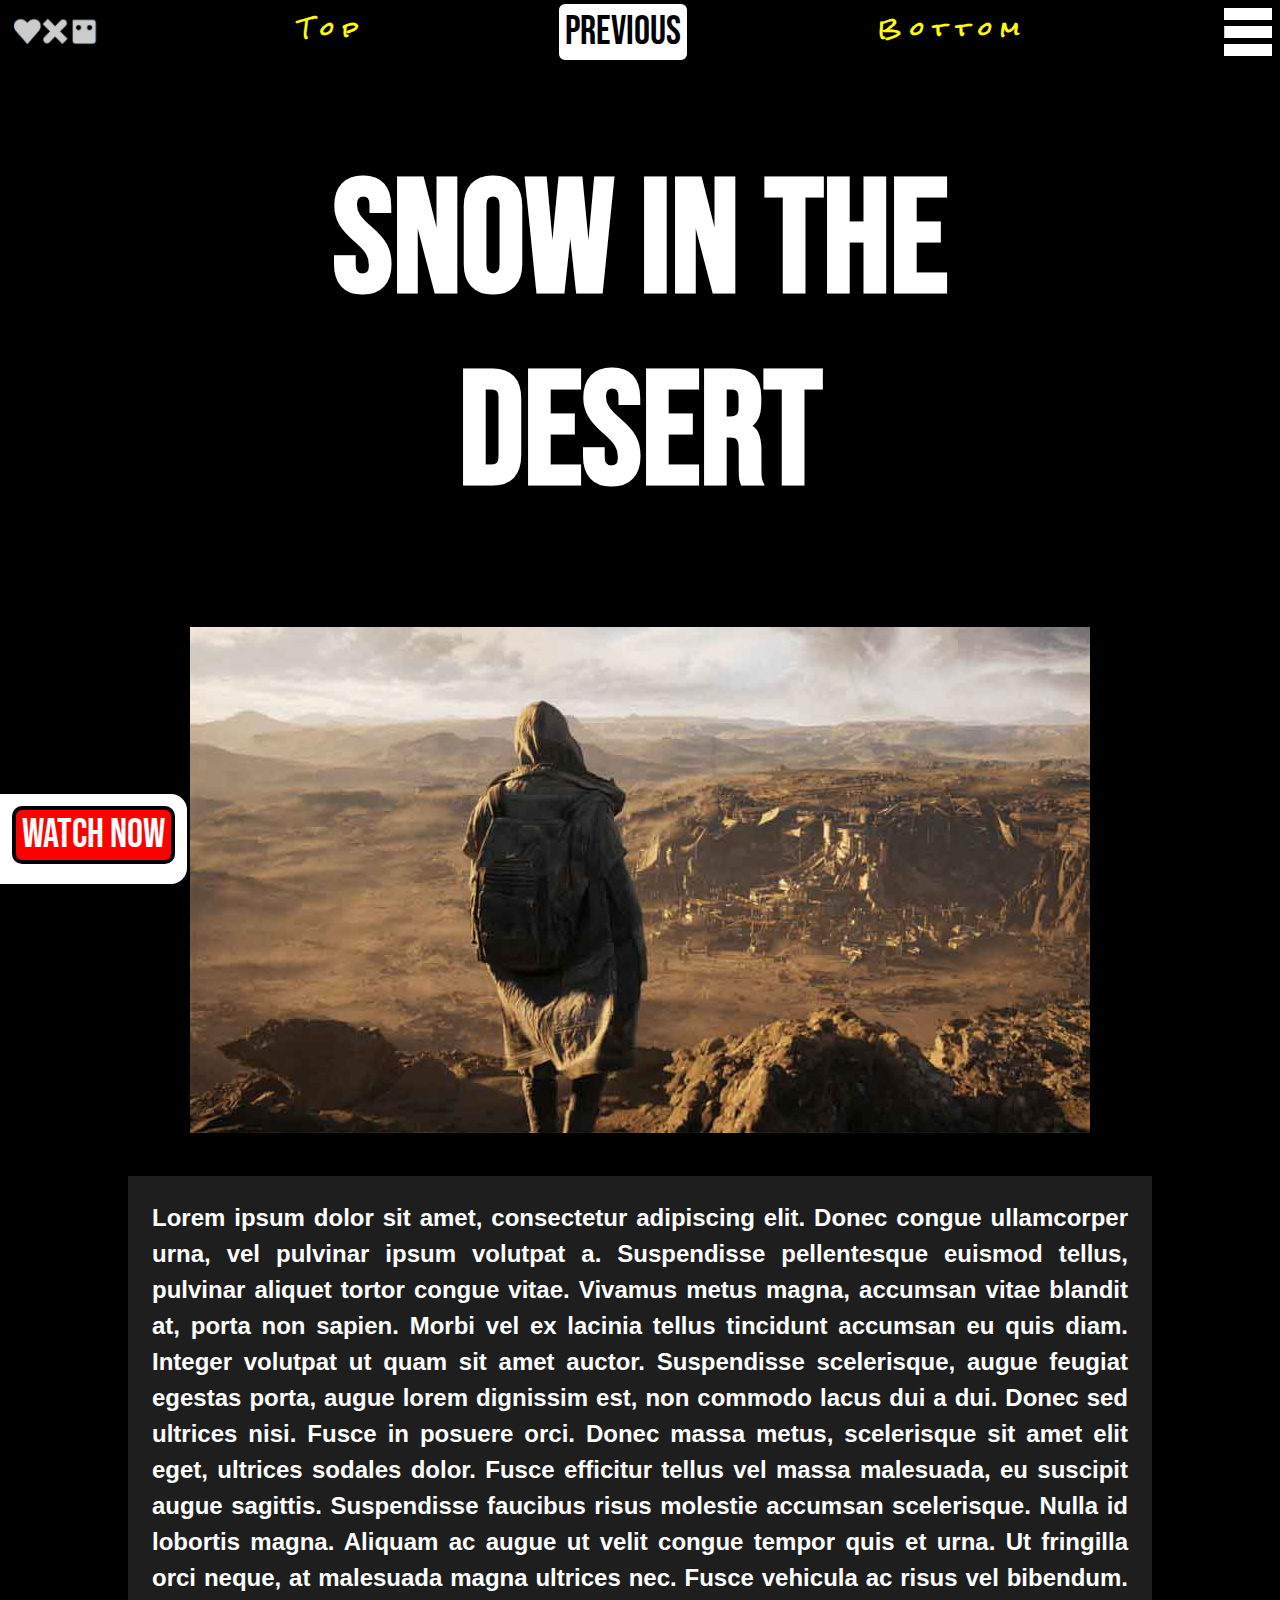
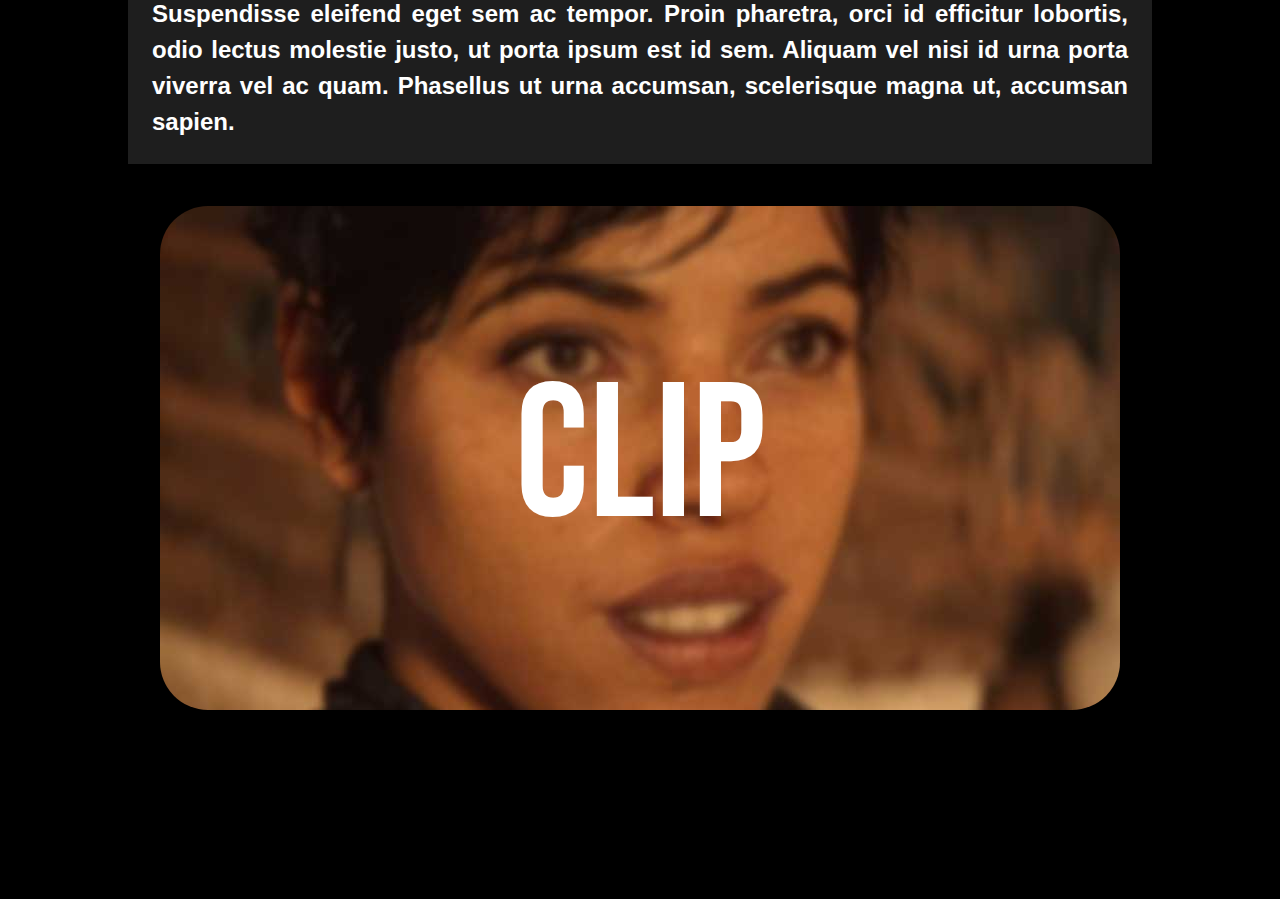
<file: bio4.html>
<!-- mer eller mindre identisk till bio1.html -->

<!DOCTYPE html>
<html lang="en" dir="ltr">
  <head>
    <meta charset="utf-8">
    <meta name="viewport" content="width=device-width, initial-scale=1">
    <meta name="description" content="This is the site dedicated to one specific episode">
    <title>Episode 1</title>
    <link rel="stylesheet" type="text/css" href="css/bio_style.css">
    <link rel="stylesheet" type="text/css" href="css/bio_grid.css">
    <link rel="preconnect" href="https://fonts.googleapis.com">
    <link rel="preconnect" href="https://fonts.gstatic.com" crossorigin>
    <link href="https://fonts.googleapis.com/css2?family=Bebas+Neue&display=swap" rel="stylesheet">
    <link href="https://fonts.googleapis.com/css2?family=Rock+Salt&display=swap" rel="stylesheet">
    </head>
  <body>
    <div id="top" class="container">
      <header>
        <img src="img/love_death_robots_logo.jpg" alt="Home" class="logo" onclick="location.href='./index.html';" onkeypress="location.href='./index.html';" role="button">
        <a href="#top" class="extra"><p>Top</p></a>
        <button type="button" name="button" class="back" onclick="location.href='./ep.html';">Previous</button>
        <a href="#bottom" class="extra"><p>Bottom</p></a>
        <img src="img/navbar_icon_white.jpg" alt="Menu" class="menu" onclick="location.href='./menu.html';" onkeypress="location.href='./menu.html';" role="button">
      </header>
      <section class="one">
        <h1>Snow In The<br>Desert</h1>
      </section>
      <section class="two">
        <img src="img/ep4.jpg" alt="Image of a man looking at the beautiful yet harsh landscape a hostile desert-planet presents" class="img">
      </section>
      <section class="three">
        <p>Lorem ipsum dolor sit amet, consectetur adipiscing elit. Donec congue ullamcorper urna, vel pulvinar ipsum volutpat a. Suspendisse pellentesque euismod tellus, pulvinar aliquet tortor congue vitae. Vivamus metus magna, accumsan vitae blandit at, porta non sapien. Morbi vel ex lacinia tellus tincidunt accumsan eu quis diam. Integer volutpat ut quam sit amet auctor. Suspendisse scelerisque, augue feugiat egestas porta, augue lorem dignissim est, non commodo lacus dui a dui. Donec sed ultrices nisi. Fusce in posuere orci. Donec massa metus, scelerisque sit amet elit eget, ultrices sodales dolor. Fusce efficitur tellus vel massa malesuada, eu suscipit augue sagittis. Suspendisse faucibus risus molestie accumsan scelerisque. Nulla id lobortis magna. Aliquam ac augue ut velit congue tempor quis et urna. Ut fringilla orci neque, at malesuada magna ultrices nec. Fusce vehicula ac risus vel bibendum. Suspendisse eleifend eget sem ac tempor. Proin pharetra, orci id efficitur lobortis, odio lectus molestie justo, ut porta ipsum est id sem. Aliquam vel nisi id urna porta viverra vel ac quam. Phasellus ut urna accumsan, scelerisque magna ut, accumsan sapien.
        </p>
      </section>
      <section class="four" id="bottom">
        <button type="button" name="button" onclick="window.open('https://www.youtube.com/watch?v=--3XR5zyQAM&ab_channel=ClipsCarnival')" onkeypress="window.open('https://www.youtube.com/watch?v=--3XR5zyQAM&ab_channel=ClipsCarnival')" class="clip ep4">Clip</button>
      </section>
      <footer>
        <button type="button" name="button" class="watch" onclick="window.open('https://www.netflix.com/se/title/80174608')" onkeypress="window.open('https://www.netflix.com/se/title/80174608')" role="button">Watch Now</button>
      </footer>
    </div>
  </body>
</html>
</file>
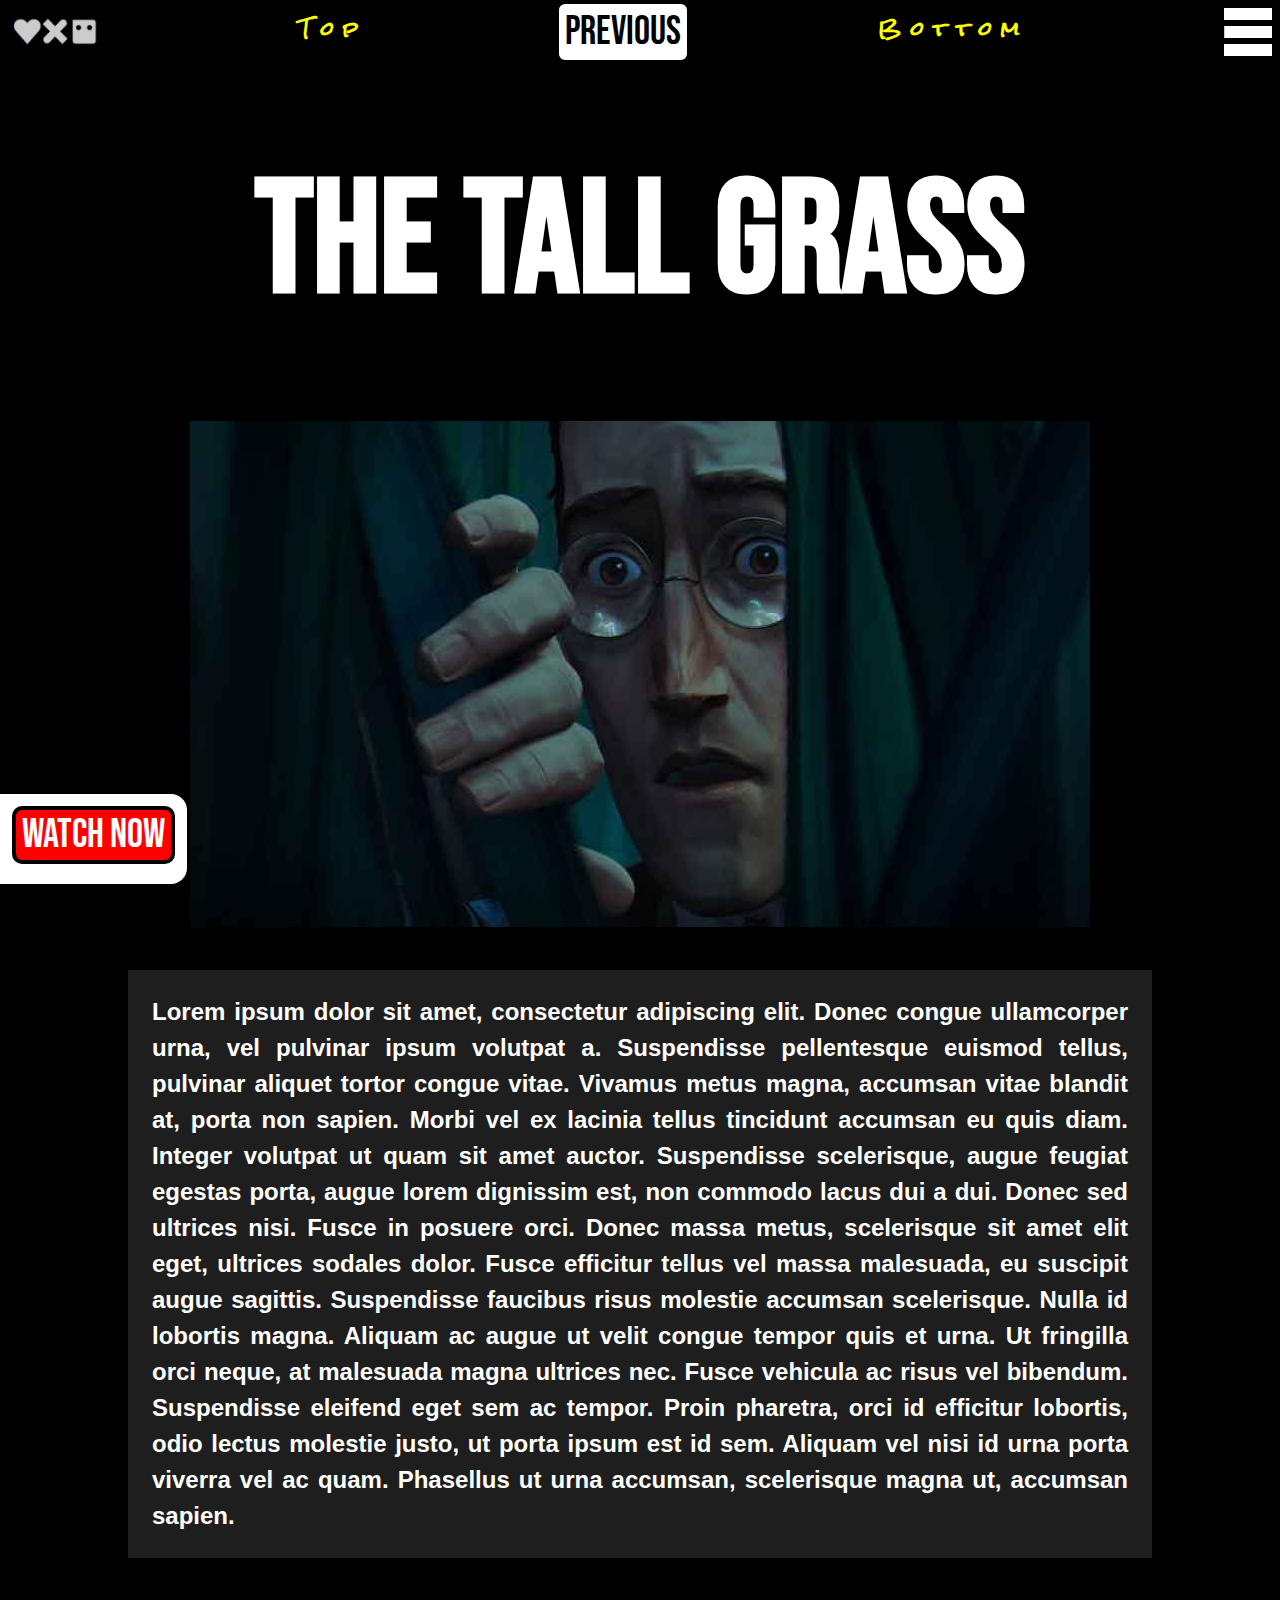
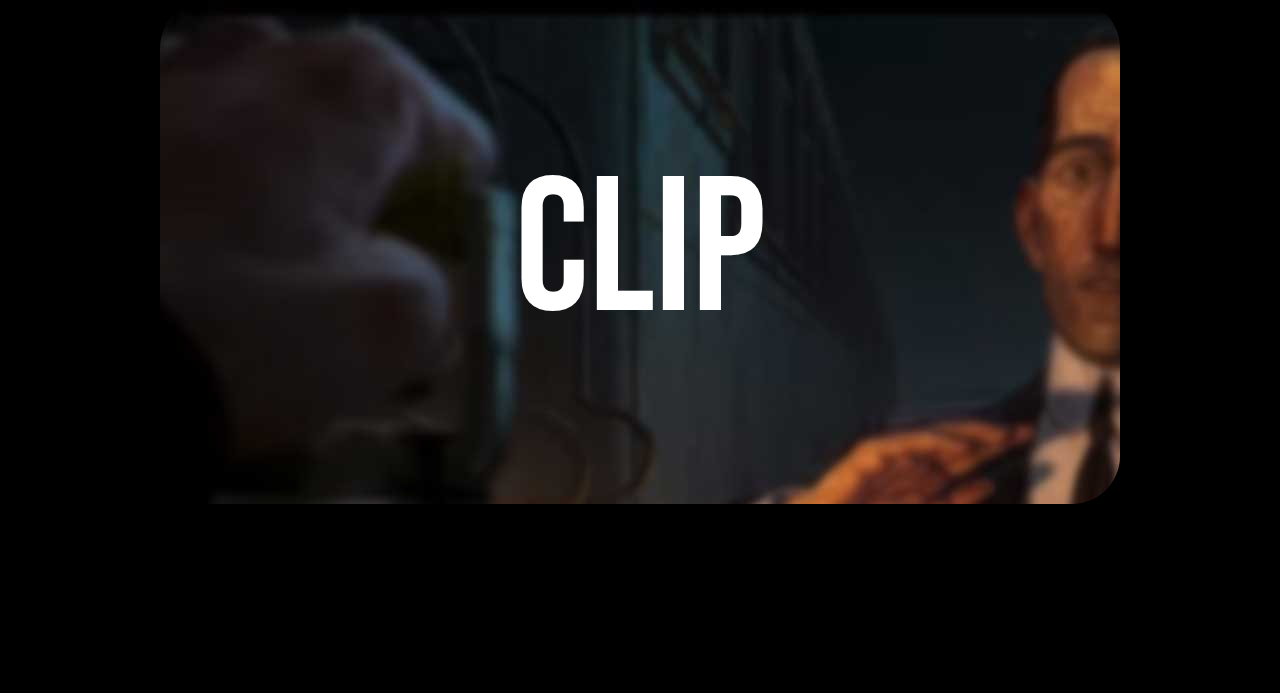
<file: bio5.html>
<!-- mer eller mindre identisk till bio1.html -->

<!DOCTYPE html>
<html lang="en" dir="ltr">
  <head>
    <meta charset="utf-8">
    <meta name="viewport" content="width=device-width, initial-scale=1">
    <meta name="description" content="This is the site dedicated to one specific episode">
    <title>Episode 1</title>
    <link rel="stylesheet" type="text/css" href="css/bio_style.css">
    <link rel="stylesheet" type="text/css" href="css/bio_small_grid.css">
    <link rel="preconnect" href="https://fonts.googleapis.com">
    <link rel="preconnect" href="https://fonts.gstatic.com" crossorigin>
    <link href="https://fonts.googleapis.com/css2?family=Bebas+Neue&display=swap" rel="stylesheet">
    <link href="https://fonts.googleapis.com/css2?family=Rock+Salt&display=swap" rel="stylesheet">
    </head>
  <body>
    <div id="top" class="container">
      <header>
        <img src="img/love_death_robots_logo.jpg" alt="Home" class="logo" onclick="location.href='./index.html';" onkeypress="location.href='./index.html';" role="button">
        <a href="#top" class="extra"><p>Top</p></a>
        <button type="button" name="button" class="back" onclick="location.href='./ep.html';">Previous</button>
        <a href="#bottom" class="extra"><p>Bottom</p></a>
        <img src="img/navbar_icon_white.jpg" alt="Menu" class="menu" onclick="location.href='./menu.html';" onkeypress="location.href='./menu.html';" role="button">
      </header>
      <section class="one">
        <h1>The Tall Grass</h1>
      </section>
      <section class="two">
        <img src="img/ep5.jpg" alt="Image of a man looking through tall grass with a curious yet scared look on his face" class="img">
      </section>
      <section class="three">
        <p>Lorem ipsum dolor sit amet, consectetur adipiscing elit. Donec congue ullamcorper urna, vel pulvinar ipsum volutpat a. Suspendisse pellentesque euismod tellus, pulvinar aliquet tortor congue vitae. Vivamus metus magna, accumsan vitae blandit at, porta non sapien. Morbi vel ex lacinia tellus tincidunt accumsan eu quis diam. Integer volutpat ut quam sit amet auctor. Suspendisse scelerisque, augue feugiat egestas porta, augue lorem dignissim est, non commodo lacus dui a dui. Donec sed ultrices nisi. Fusce in posuere orci. Donec massa metus, scelerisque sit amet elit eget, ultrices sodales dolor. Fusce efficitur tellus vel massa malesuada, eu suscipit augue sagittis. Suspendisse faucibus risus molestie accumsan scelerisque. Nulla id lobortis magna. Aliquam ac augue ut velit congue tempor quis et urna. Ut fringilla orci neque, at malesuada magna ultrices nec. Fusce vehicula ac risus vel bibendum. Suspendisse eleifend eget sem ac tempor. Proin pharetra, orci id efficitur lobortis, odio lectus molestie justo, ut porta ipsum est id sem. Aliquam vel nisi id urna porta viverra vel ac quam. Phasellus ut urna accumsan, scelerisque magna ut, accumsan sapien.
        </p>
      </section>
      <section class="four" id="bottom">
        <button type="button" name="button" onclick="window.open('https://www.youtube.com/watch?v=Lbiy_UTjO7k&ab_channel=NetflixTV')" onkeypress="window.open('https://www.youtube.com/watch?v=Lbiy_UTjO7k&ab_channel=NetflixTV')" class="clip ep5">Clip</button>
      </section>
      <footer>
        <button type="button" name="button" class="watch" onclick="window.open('https://www.netflix.com/se/title/80174608')" onkeypress="window.open('https://www.netflix.com/se/title/80174608')" role="button">Watch Now</button>
      </footer>
    </div>
  </body>
</html>
</file>
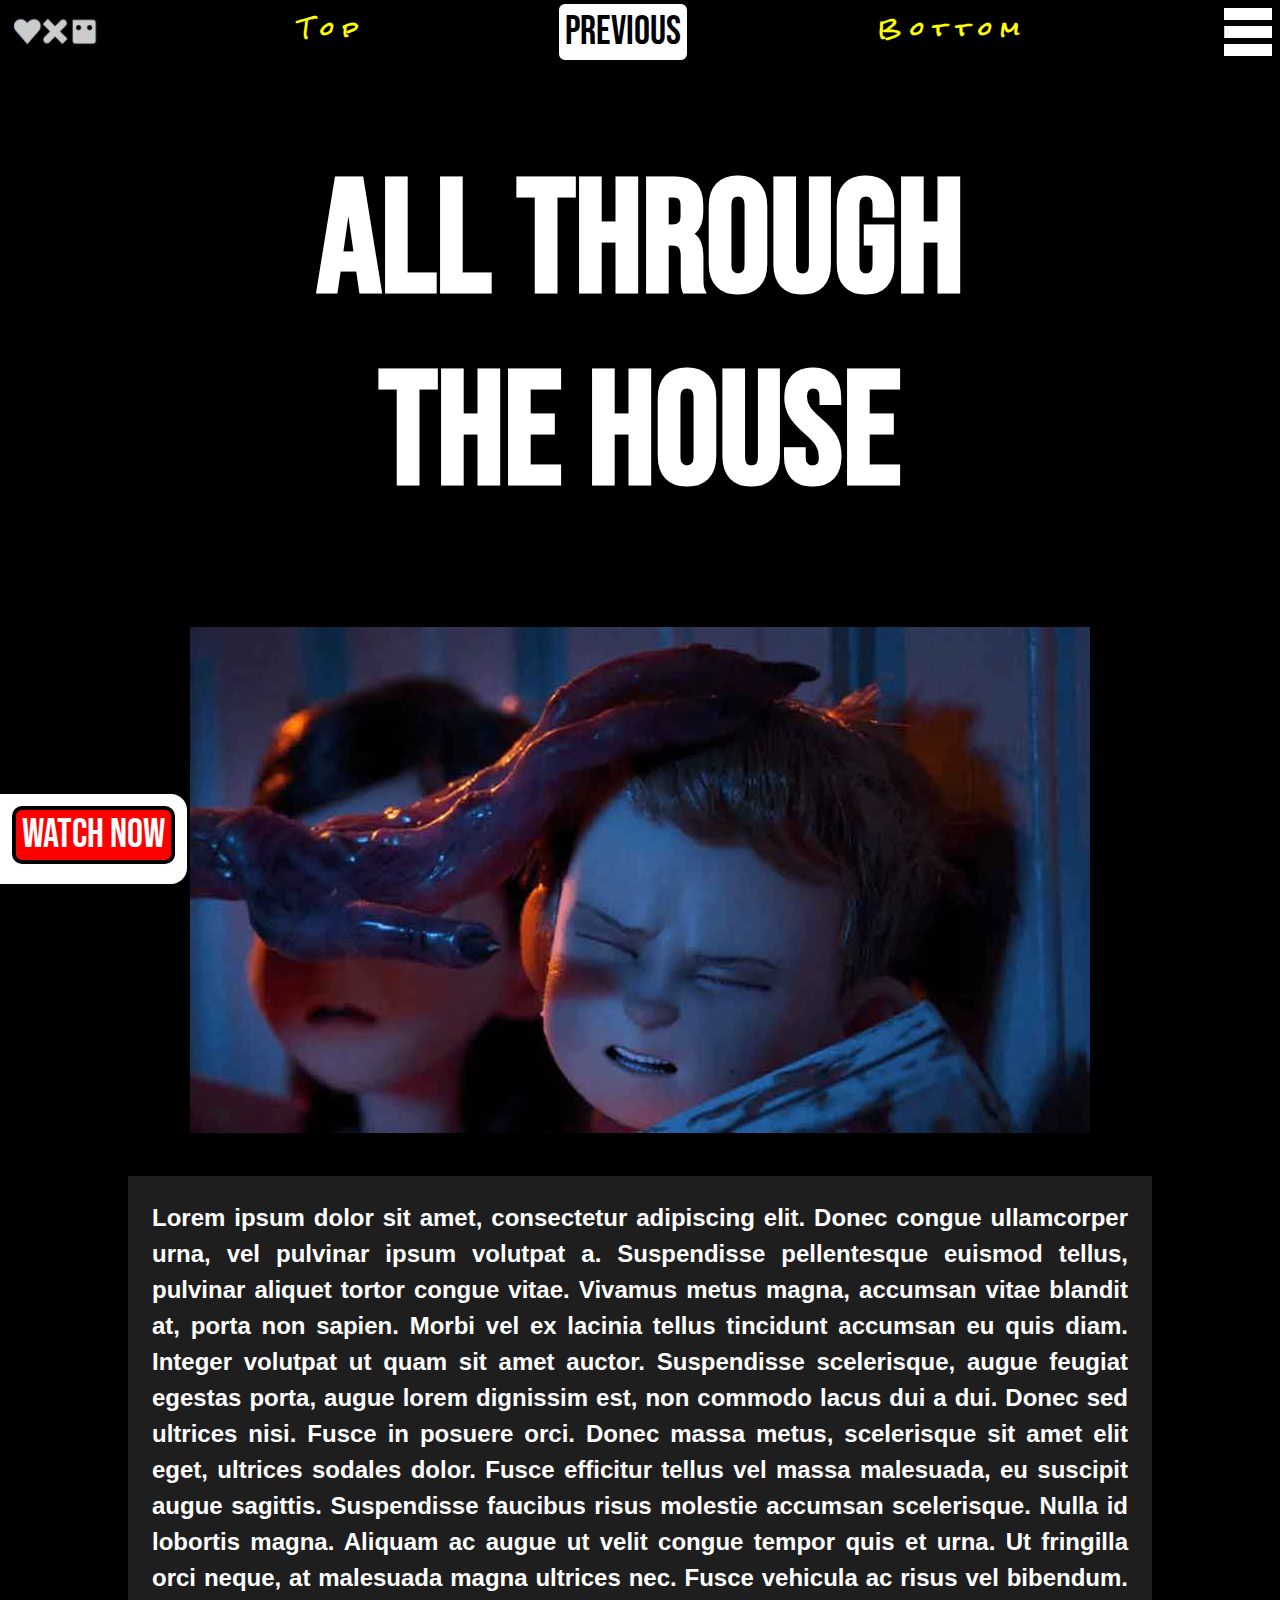
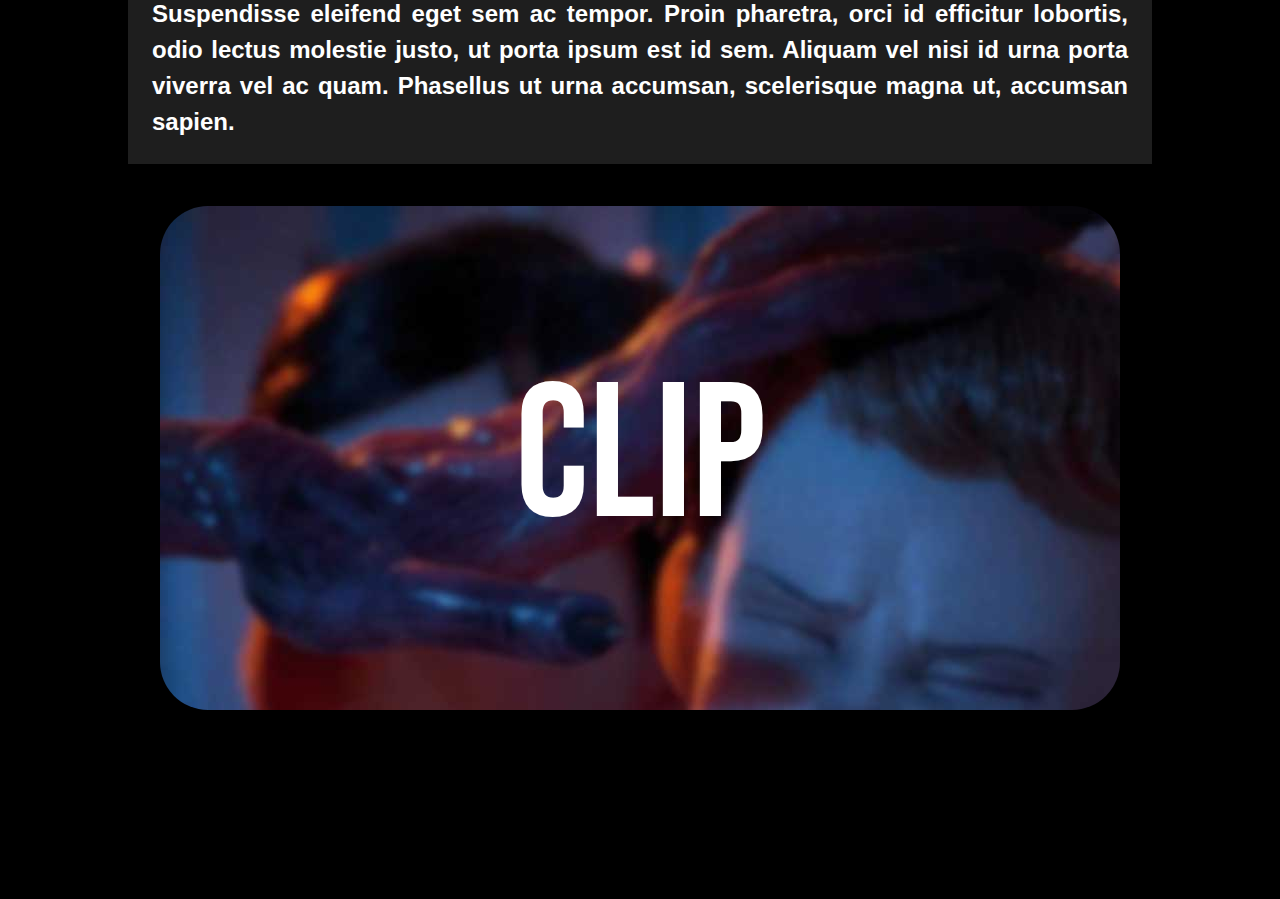
<file: bio6.html>
<!-- mer eller mindre identisk till bio1.html -->

<!DOCTYPE html>
<html lang="en" dir="ltr">
  <head>
    <meta charset="utf-8">
    <meta name="viewport" content="width=device-width, initial-scale=1">
    <meta name="description" content="This is the site dedicated to one specific episode">
    <title>Episode 1</title>
    <link rel="stylesheet" type="text/css" href="css/bio_style.css">
    <link rel="stylesheet" type="text/css" href="css/bio_grid.css">
    <link rel="preconnect" href="https://fonts.googleapis.com">
    <link rel="preconnect" href="https://fonts.gstatic.com" crossorigin>
    <link href="https://fonts.googleapis.com/css2?family=Bebas+Neue&display=swap" rel="stylesheet">
    <link href="https://fonts.googleapis.com/css2?family=Rock+Salt&display=swap" rel="stylesheet">
  <body>
    <div id="top" class="container">
      <header>
        <img src="img/love_death_robots_logo.jpg" alt="Home" class="logo" onclick="location.href='./index.html';" onkeypress="location.href='./index.html';" role="button">
        <a href="#top" class="extra"><p>Top</p></a>
        <button type="button" name="button" class="back" onclick="location.href='./ep.html';">Previous</button>
        <a href="#bottom" class="extra"><p>Bottom</p></a>
        <img src="img/navbar_icon_white.jpg" alt="Menu" class="menu" onclick="location.href='./menu.html';" onkeypress="location.href='./menu.html';" role="button">
      </header>
      <section class="one">
        <h1>All Through<br>The House</h1>
      </section>
      <section class="two">
        <img src="img/ep6.jpg" alt="Image of a boy being touched by something other-wordly" class="img">
      </section>
      <section class="three">
        <p>Lorem ipsum dolor sit amet, consectetur adipiscing elit. Donec congue ullamcorper urna, vel pulvinar ipsum volutpat a. Suspendisse pellentesque euismod tellus, pulvinar aliquet tortor congue vitae. Vivamus metus magna, accumsan vitae blandit at, porta non sapien. Morbi vel ex lacinia tellus tincidunt accumsan eu quis diam. Integer volutpat ut quam sit amet auctor. Suspendisse scelerisque, augue feugiat egestas porta, augue lorem dignissim est, non commodo lacus dui a dui. Donec sed ultrices nisi. Fusce in posuere orci. Donec massa metus, scelerisque sit amet elit eget, ultrices sodales dolor. Fusce efficitur tellus vel massa malesuada, eu suscipit augue sagittis. Suspendisse faucibus risus molestie accumsan scelerisque. Nulla id lobortis magna. Aliquam ac augue ut velit congue tempor quis et urna. Ut fringilla orci neque, at malesuada magna ultrices nec. Fusce vehicula ac risus vel bibendum. Suspendisse eleifend eget sem ac tempor. Proin pharetra, orci id efficitur lobortis, odio lectus molestie justo, ut porta ipsum est id sem. Aliquam vel nisi id urna porta viverra vel ac quam. Phasellus ut urna accumsan, scelerisque magna ut, accumsan sapien.
        </p>
      </section>
      <section class="four" id="bottom">
        <button type="button" name="button" onclick="window.open('https://www.youtube.com/watch?v=JBfkanvkHqk&ab_channel=NetflixTV')" onkeypress="window.open('https://www.youtube.com/watch?v=JBfkanvkHqk&ab_channel=NetflixTV')" class="clip ep6">Clip</button>
      </section>
      <footer>
        <button type="button" name="button" class="watch" onclick="window.open('https://www.netflix.com/se/title/80174608')" onkeypress="window.open('https://www.netflix.com/se/title/80174608')" role="button">Watch Now</button>
      </footer>
    </div>
  </body>
</html>
</file>
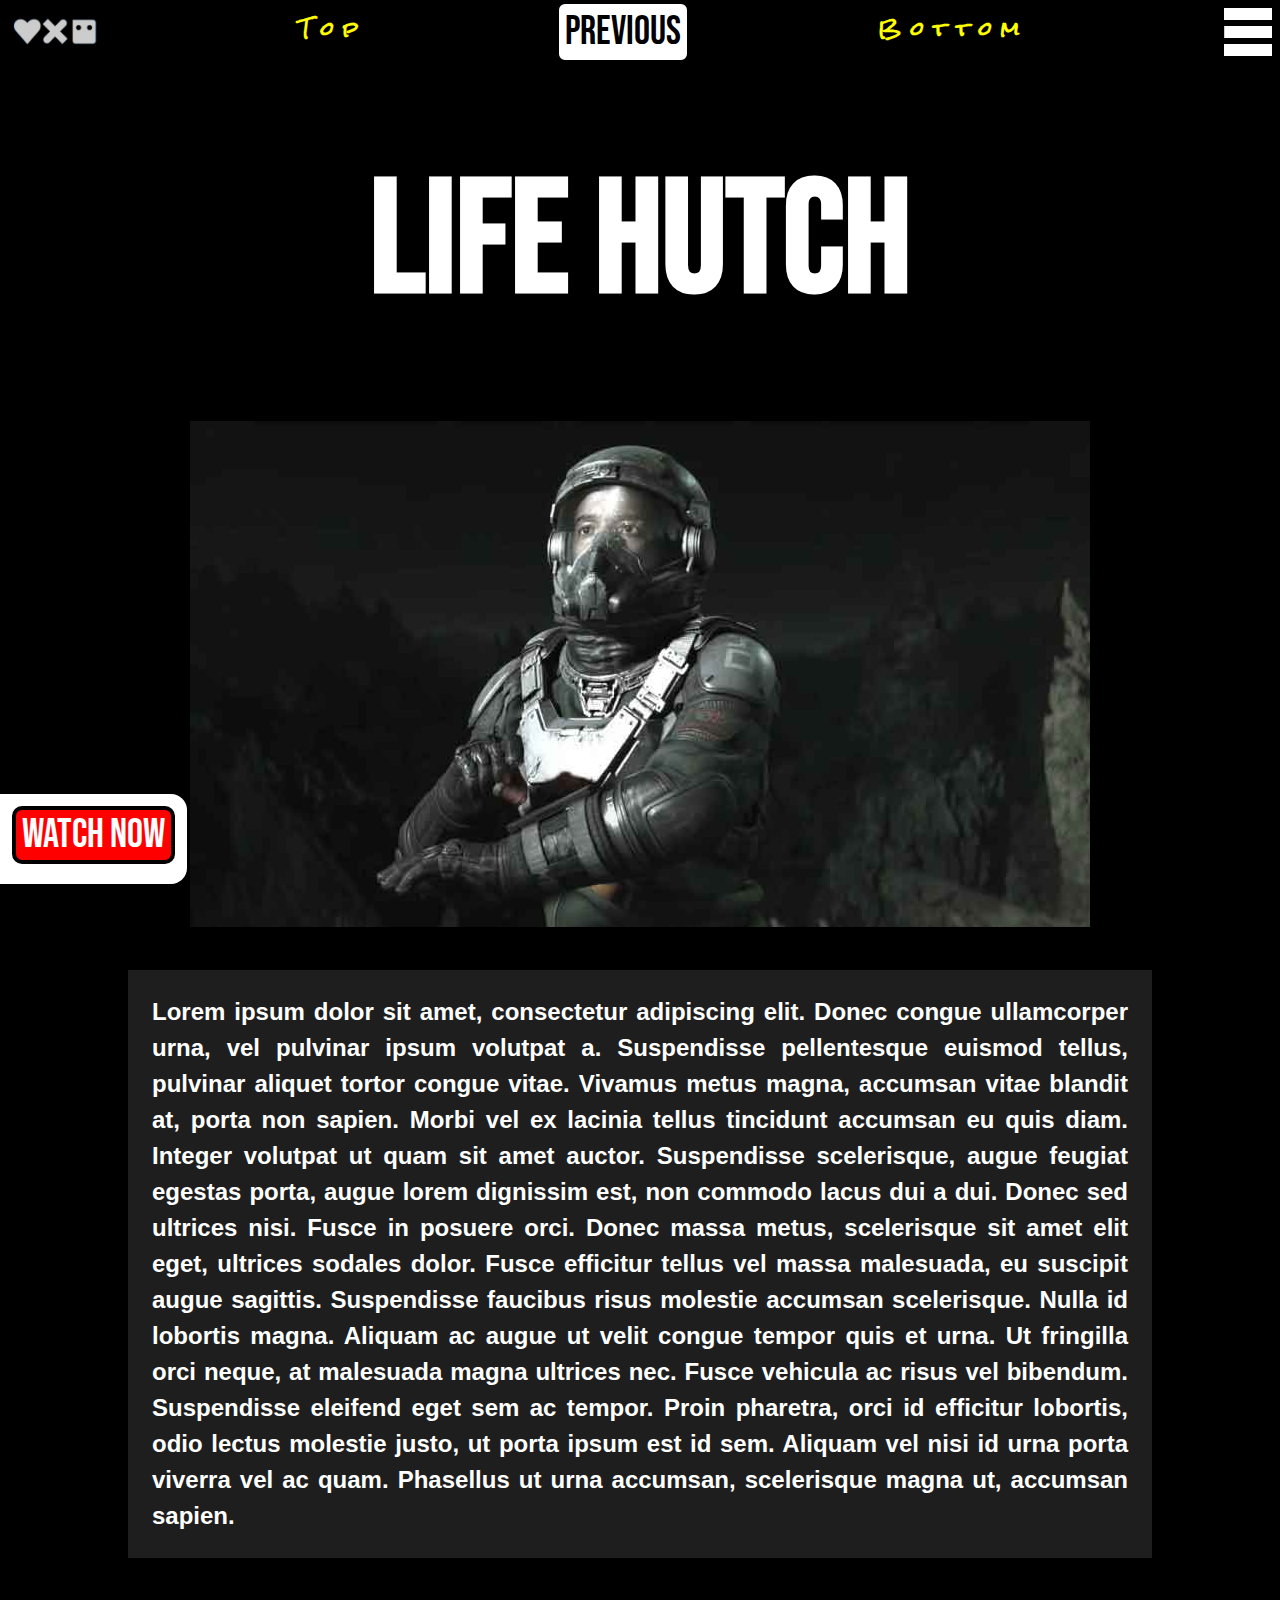
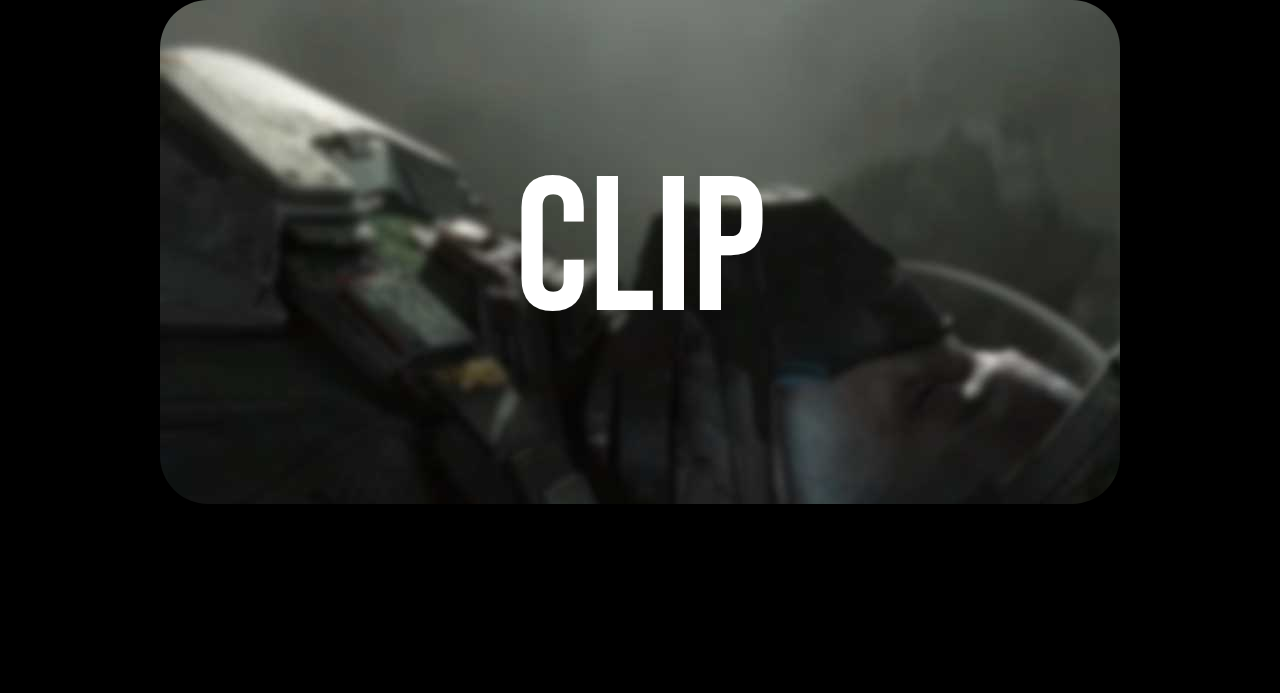
<file: bio7.html>
<!-- mer eller mindre identisk till bio1.html -->

<!DOCTYPE html>
<html lang="en" dir="ltr">
  <head>
    <meta charset="utf-8">
    <meta name="viewport" content="width=device-width, initial-scale=1">
    <meta name="description" content="This is the site dedicated to one specific episode">
    <title>Episode 1</title>
    <link rel="stylesheet" type="text/css" href="css/bio_style.css">
    <link rel="stylesheet" type="text/css" href="css/bio_small_grid.css">
    <link rel="preconnect" href="https://fonts.googleapis.com">
    <link rel="preconnect" href="https://fonts.gstatic.com" crossorigin>
    <link href="https://fonts.googleapis.com/css2?family=Bebas+Neue&display=swap" rel="stylesheet">
    <link href="https://fonts.googleapis.com/css2?family=Rock+Salt&display=swap" rel="stylesheet">
  </head>
  <body>
    <div id="top" class="container">
      <header>
        <img src="img/love_death_robots_logo.jpg" alt="Home" class="logo" onclick="location.href='./index.html';" onkeypress="location.href='./index.html';" role="button">
        <a href="#top" class="extra"><p>Top</p></a>
        <button type="button" name="button" class="back" onclick="location.href='./ep.html';">Previous</button>
        <a href="#bottom" class="extra"><p>Bottom</p></a>
        <img src="img/navbar_icon_white.jpg" alt="Menu" class="menu" onclick="location.href='./menu.html';" onkeypress="location.href='./menu.html';" role="button">
      </header>
      <section class="one">
        <h1>Life Hutch</h1>
      </section>
      <section class="two">
        <img src="img/ep7.jpg" alt="Image of a man in a spacesuit all alone on a desolate planet" class="img">
      </section>
      <section class="three">
        <p>Lorem ipsum dolor sit amet, consectetur adipiscing elit. Donec congue ullamcorper urna, vel pulvinar ipsum volutpat a. Suspendisse pellentesque euismod tellus, pulvinar aliquet tortor congue vitae. Vivamus metus magna, accumsan vitae blandit at, porta non sapien. Morbi vel ex lacinia tellus tincidunt accumsan eu quis diam. Integer volutpat ut quam sit amet auctor. Suspendisse scelerisque, augue feugiat egestas porta, augue lorem dignissim est, non commodo lacus dui a dui. Donec sed ultrices nisi. Fusce in posuere orci. Donec massa metus, scelerisque sit amet elit eget, ultrices sodales dolor. Fusce efficitur tellus vel massa malesuada, eu suscipit augue sagittis. Suspendisse faucibus risus molestie accumsan scelerisque. Nulla id lobortis magna. Aliquam ac augue ut velit congue tempor quis et urna. Ut fringilla orci neque, at malesuada magna ultrices nec. Fusce vehicula ac risus vel bibendum. Suspendisse eleifend eget sem ac tempor. Proin pharetra, orci id efficitur lobortis, odio lectus molestie justo, ut porta ipsum est id sem. Aliquam vel nisi id urna porta viverra vel ac quam. Phasellus ut urna accumsan, scelerisque magna ut, accumsan sapien.
        </p>
      </section>
      <section class="four" id="bottom">
        <button type="button" name="button" onclick="window.open('https://www.youtube.com/watch?v=8ofjq50fXRU&ab_channel=ShowthemMovies')" onkeypress="window.open('https://www.youtube.com/watch?v=8ofjq50fXRU&ab_channel=ShowthemMovies')" class="clip ep7">Clip</button>
      </section>
      <footer>
        <button type="button" name="button" class="watch" onclick="window.open('https://www.netflix.com/se/title/80174608')" onkeypress="window.open('https://www.netflix.com/se/title/80174608')" role="button">Watch Now</button>
      </footer>
    </div>
  </body>
</html>
</file>
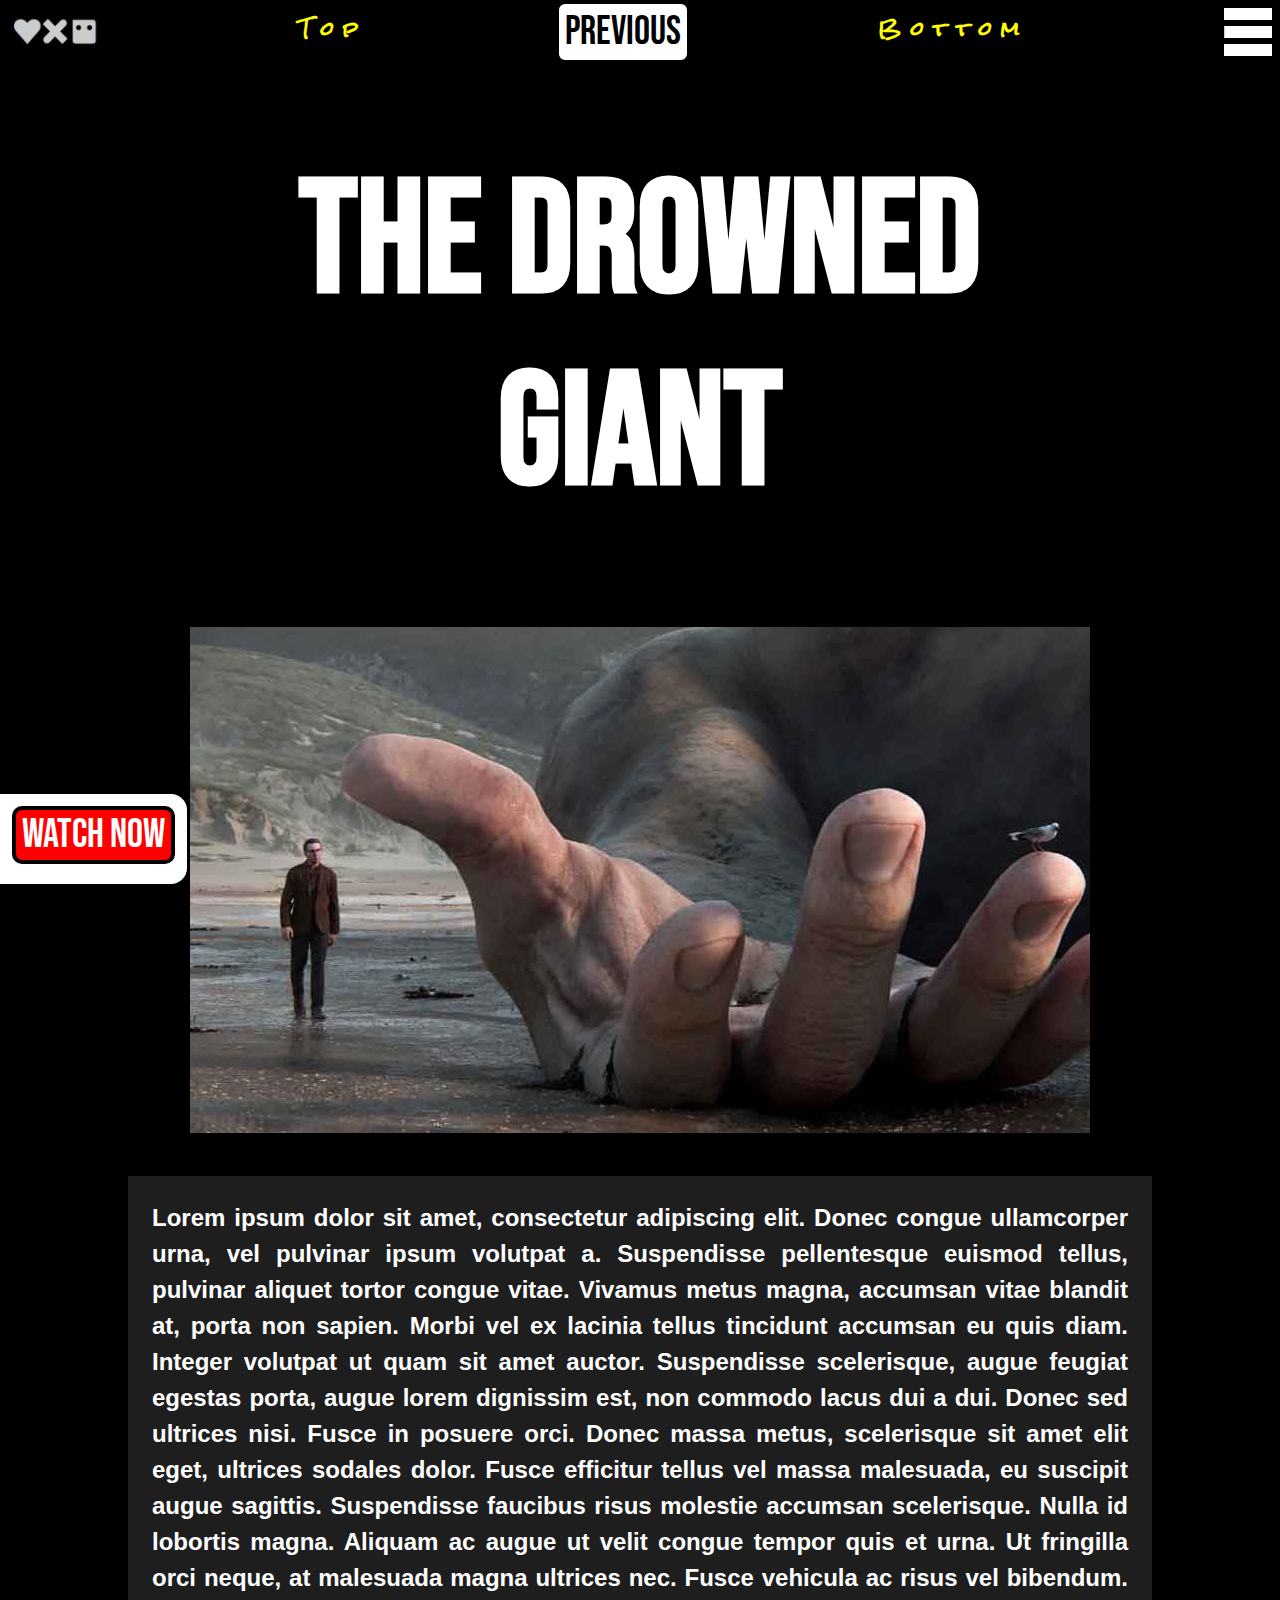
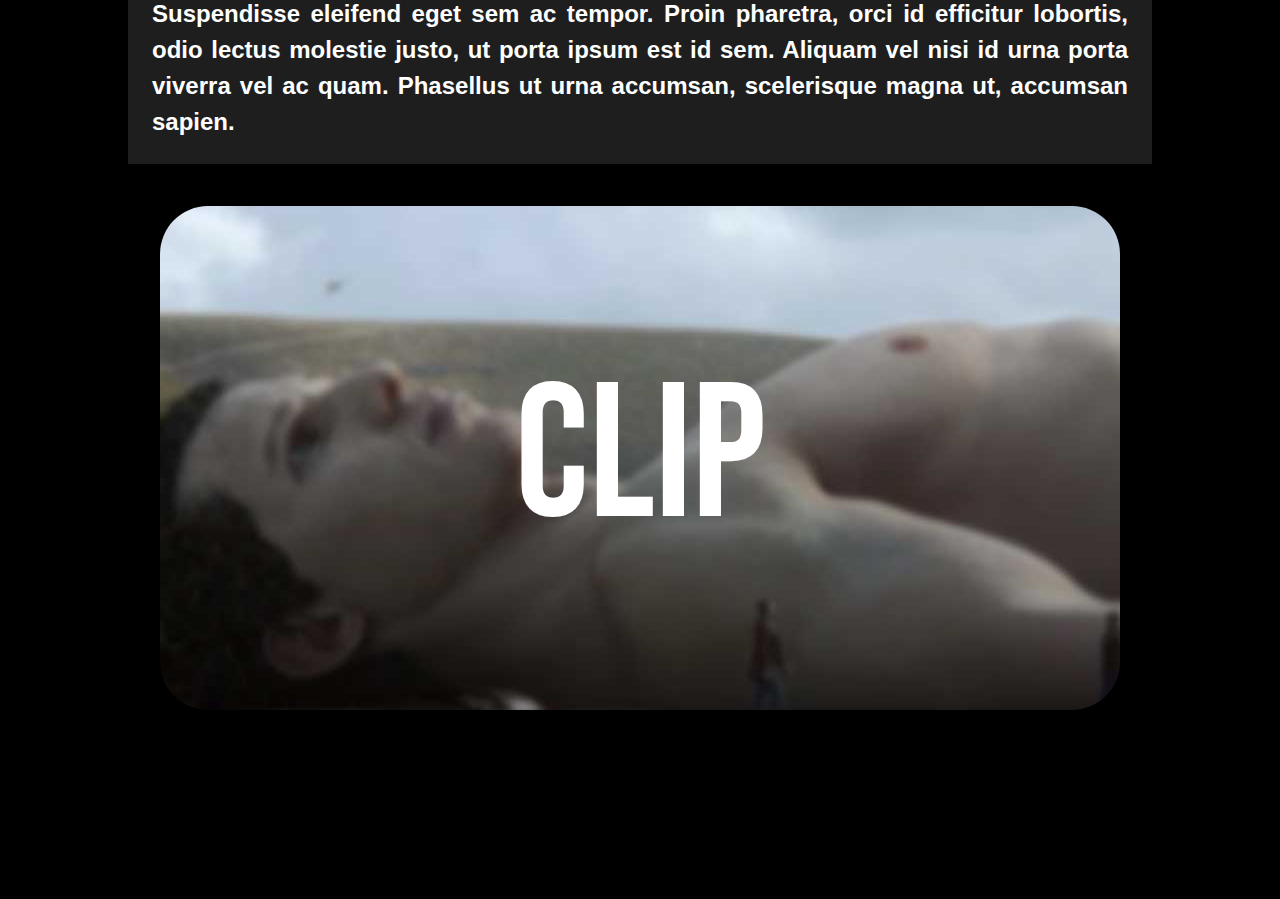
<file: bio8.html>
<!-- mer eller mindre identisk till bio1.html -->

<!DOCTYPE html>
<html lang="en" dir="ltr">
  <head>
    <meta charset="utf-8">
    <meta name="viewport" content="width=device-width, initial-scale=1">
    <meta name="description" content="This is the site dedicated to one specific episode">
    <title>Episode 1</title>
    <link rel="stylesheet" type="text/css" href="css/bio_style.css">
    <link rel="stylesheet" type="text/css" href="css/bio_grid.css">
    <link rel="preconnect" href="https://fonts.googleapis.com">
    <link rel="preconnect" href="https://fonts.gstatic.com" crossorigin>
    <link href="https://fonts.googleapis.com/css2?family=Bebas+Neue&display=swap" rel="stylesheet">
    <link href="https://fonts.googleapis.com/css2?family=Rock+Salt&display=swap" rel="stylesheet">
  </head>
  <body>
    <div id="top" class="container">
      <header>
        <img src="img/love_death_robots_logo.jpg" alt="Home" class="logo" onclick="location.href='./index.html';" onkeypress="location.href='./index.html';" role="button">
        <a href="#top" class="extra"><p>Top</p></a>
        <button type="button" name="button" class="back" onclick="location.href='./ep.html';">Previous</button>
        <a href="#bottom" class="extra"><p>Bottom</p></a>
        <img src="img/navbar_icon_white.jpg" alt="Menu" class="menu" onclick="location.href='./menu.html';" onkeypress="location.href='./menu.html';" role="button">
      </header>
      <section class="one">
        <h1>The Drowned<br>Giant</h1>
      </section>
      <section class="two">
        <img src="img/ep8.jpg" alt="Image of a man walking besides a beached giant whilst a seagull sits on his massive but completely frozen finger" class="img">
      </section>
      <section class="three">
        <p>Lorem ipsum dolor sit amet, consectetur adipiscing elit. Donec congue ullamcorper urna, vel pulvinar ipsum volutpat a. Suspendisse pellentesque euismod tellus, pulvinar aliquet tortor congue vitae. Vivamus metus magna, accumsan vitae blandit at, porta non sapien. Morbi vel ex lacinia tellus tincidunt accumsan eu quis diam. Integer volutpat ut quam sit amet auctor. Suspendisse scelerisque, augue feugiat egestas porta, augue lorem dignissim est, non commodo lacus dui a dui. Donec sed ultrices nisi. Fusce in posuere orci. Donec massa metus, scelerisque sit amet elit eget, ultrices sodales dolor. Fusce efficitur tellus vel massa malesuada, eu suscipit augue sagittis. Suspendisse faucibus risus molestie accumsan scelerisque. Nulla id lobortis magna. Aliquam ac augue ut velit congue tempor quis et urna. Ut fringilla orci neque, at malesuada magna ultrices nec. Fusce vehicula ac risus vel bibendum. Suspendisse eleifend eget sem ac tempor. Proin pharetra, orci id efficitur lobortis, odio lectus molestie justo, ut porta ipsum est id sem. Aliquam vel nisi id urna porta viverra vel ac quam. Phasellus ut urna accumsan, scelerisque magna ut, accumsan sapien.
        </p>
      </section>
      <section class="four" id="bottom">
        <button type="button" name="button" onclick="window.open('https://www.youtube.com/watch?v=UnfEbNi-q6g&ab_channel=TskClips%26Trailers')" onkeypress="window.open('https://www.youtube.com/watch?v=UnfEbNi-q6g&ab_channel=TskClips%26Trailers')" class="clip ep8">Clip</button>
      </section>
      <footer>
        <button type="button" name="button" class="watch" onclick="window.open('https://www.netflix.com/se/title/80174608')" onkeypress="window.open('https://www.netflix.com/se/title/80174608')" role="button">Watch Now</button>
      </footer>
    </div>
  </body>
</html>
</file>
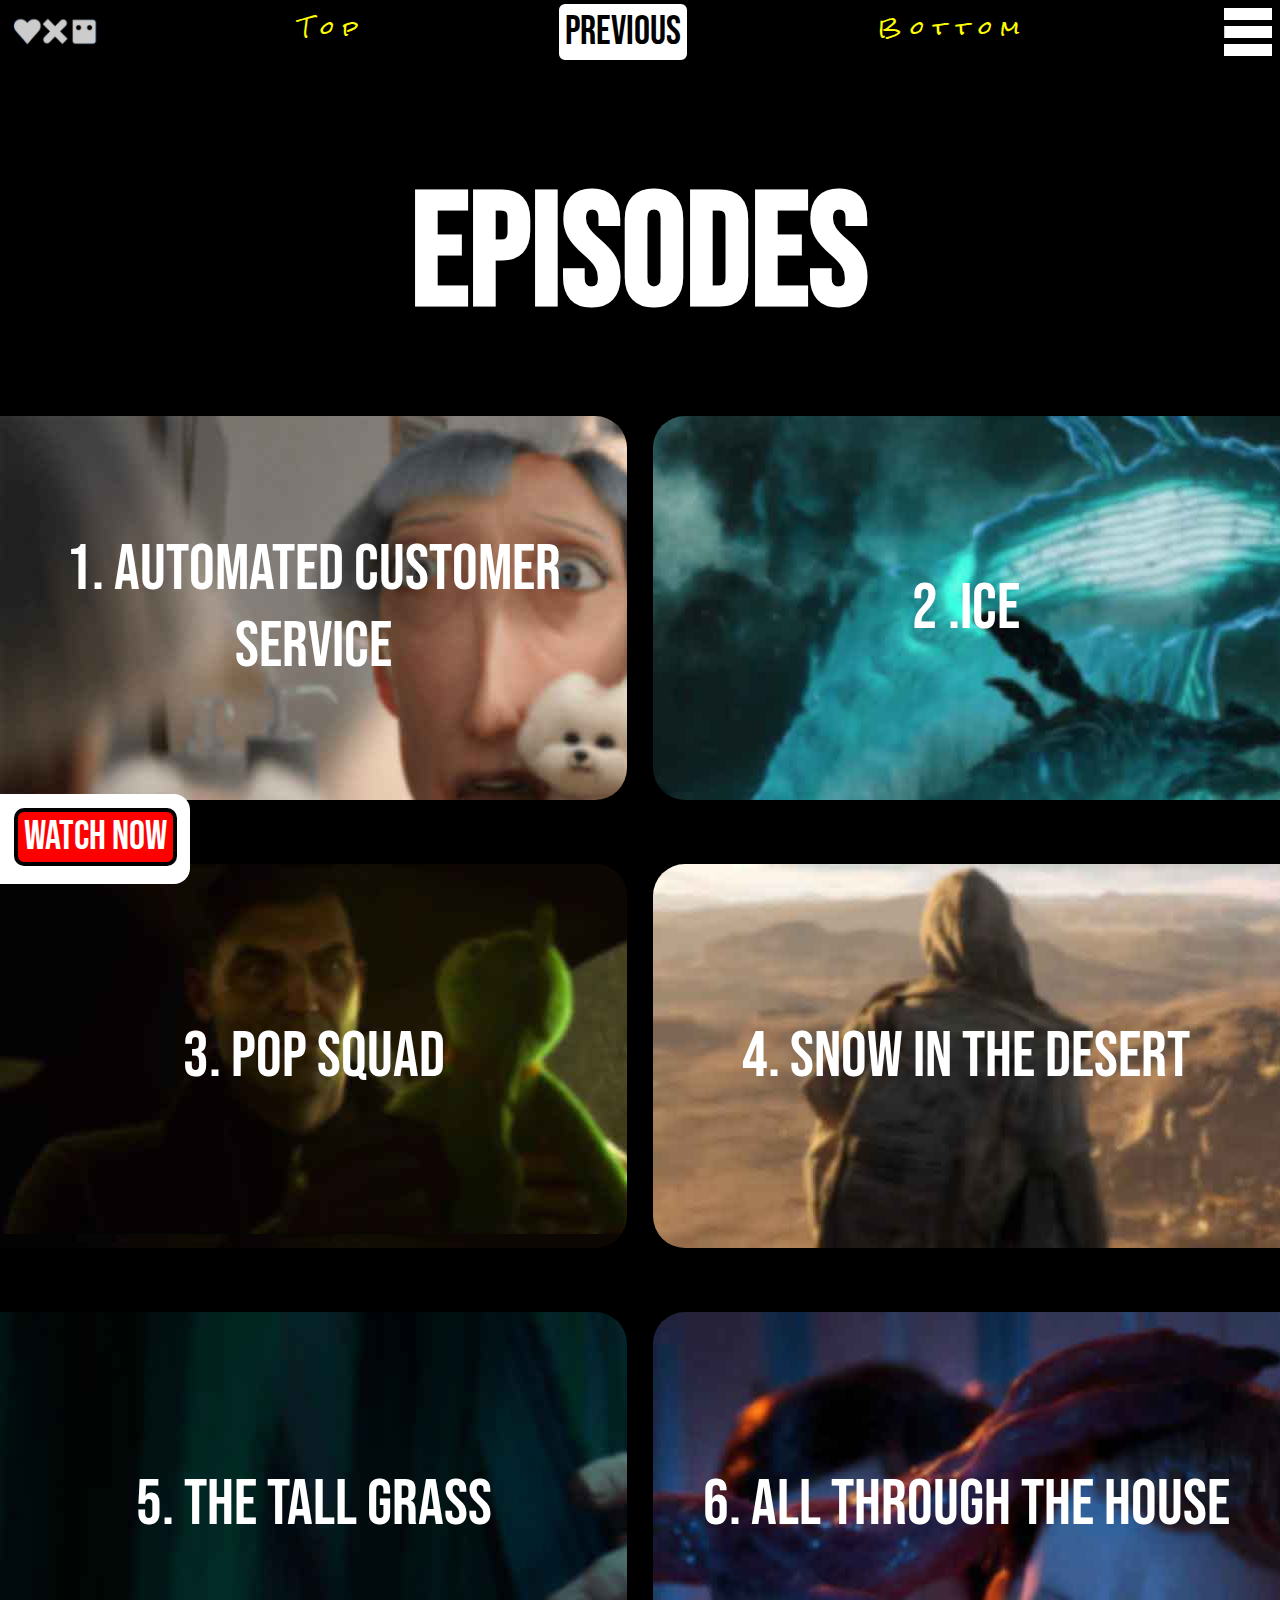
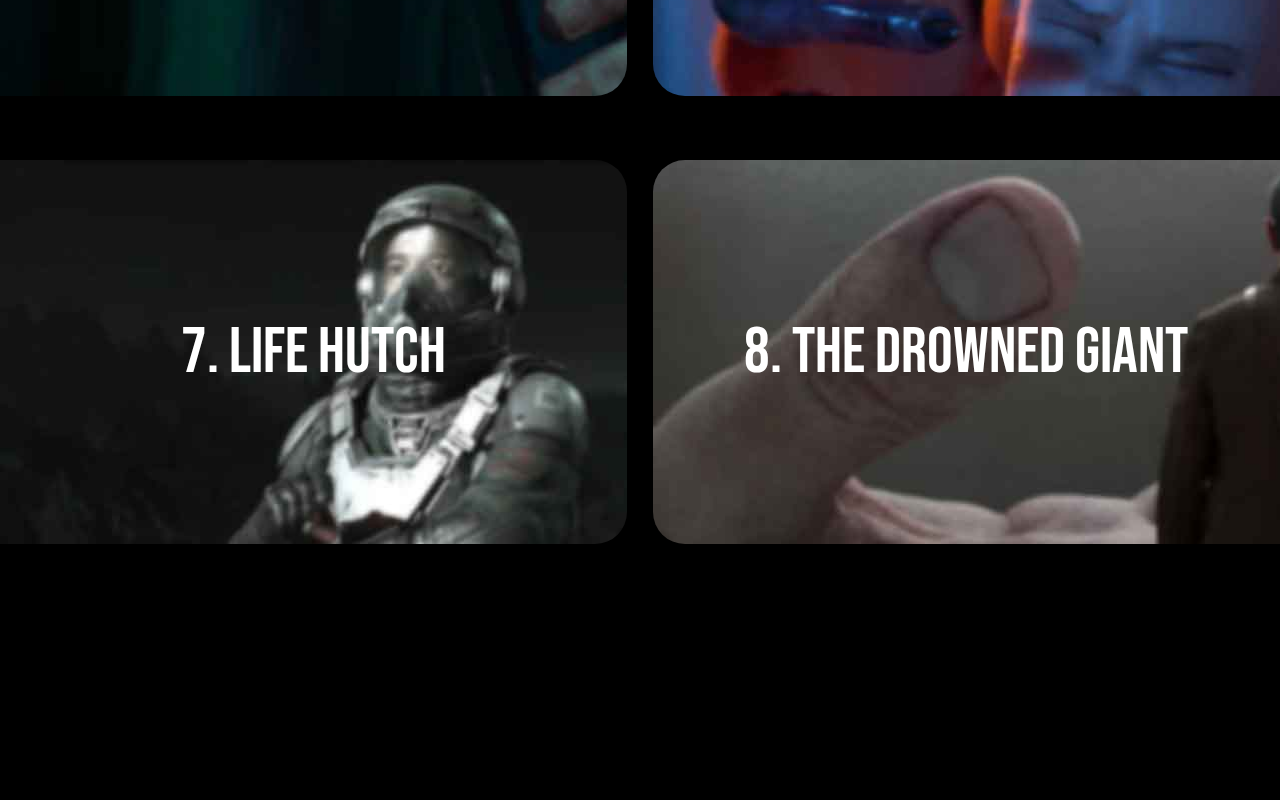
<file: ep.html>
<!DOCTYPE html>
<html lang="en" dir="ltr">
  <head>
    <meta charset="utf-8">
    <meta name="viewport" content="width=device-width, initial-scale=1">
    <meta name="description" content="This is the site where all the episodes are">
    <title>Episodes</title>
    <link rel="stylesheet" type="text/css" href="css/ep_style.css">
    <link rel="stylesheet" type="text/css" href="css/ep_grid.css">
    <link rel="preconnect" href="https://fonts.googleapis.com">
    <link rel="preconnect" href="https://fonts.gstatic.com" crossorigin>
    <link href="https://fonts.googleapis.com/css2?family=Bebas+Neue&display=swap" rel="stylesheet">
    <link href="https://fonts.googleapis.com/css2?family=Rock+Salt&display=swap" rel="stylesheet">
  </head>
  <body>
    <div id="top" class="container">

      <!-- headern  -->

      <header>
        <img src="img/love_death_robots_logo.jpg" alt="Home" class="logo" onclick="location.href='./index.html';" onkeypress="location.href='./index.html';" role="button">
        <a href="#top" class="extra"><p>Top</p></a>
        <button type="button" name="button" class="back" onclick="location.href='./index.html';">Previous</button> <!-- byter ut VOL.2 och är en tillbakaknapp som använder sig av onclick -->
        <a href="#bottom" class="extra"><p>Bottom</p></a>
        <img src="img/navbar_icon_white.jpg" alt="Menu" class="menu" onclick="location.href='./menu.html';" onkeypress="location.href='./menu.html';" role="button">
      </header>

      <!-- titeln  -->

      <section class="one">
        <h1>Episodes</h1>
      </section>

      <!-- knappar till enskilda episoder  -->

      <section class="two">
        <button type="button" name="button" class="ep1 left" onclick="location.href='./bio1.html';">1. Automated Customer<br>Service</button> <!-- knappar med onclick som har episodernas namn på som leder till intern adress -->
        <button type="button" name="button" class="ep2 right" onclick="location.href='./bio2.html';">2 .Ice</button> <!-- ^^ -->
      </section>
      <section class="three">
        <button type="button" name="button" class="ep3 left" onclick="location.href='./bio3.html';">3. Pop Squad</button> <!-- ^^ -->
        <button type="button" name="button" class="ep4 right" onclick="location.href='./bio4.html';">4. Snow in the Desert</button> <!-- ^^ -->
      </section>
      <section class="four">
        <button type="button" name="button" class="ep5 left" onclick="location.href='./bio5.html';">5. The Tall Grass</button> <!-- ^^ -->
        <button type="button" name="button" class="ep6 right" onclick="location.href='./bio6.html';">6. All Through the House</button> <!-- ^^ -->
      </section>
      <section class="five" id="bottom">
        <button type="button" name="button" class="ep7 left" onclick="location.href='./bio7.html';">7. Life Hutch</button> <!-- ^^ -->
        <button type="button" name="button" class="ep8 right" onclick="location.href='./bio8.html';">8. The Drowned Giant</button> <!-- ^^ -->
      </section>

      <!-- knappen längst ner till vänster i formen av en footer  -->

      <footer>
        <button type="button" name="button" class="watch" onclick="window.open('https://www.netflix.com/se/title/80174608')" onkeypress="window.open('https://www.netflix.com/se/title/80174608')" role="button">Watch Now</button>
      </footer>
    </div>
  </body>
</html>
</file>
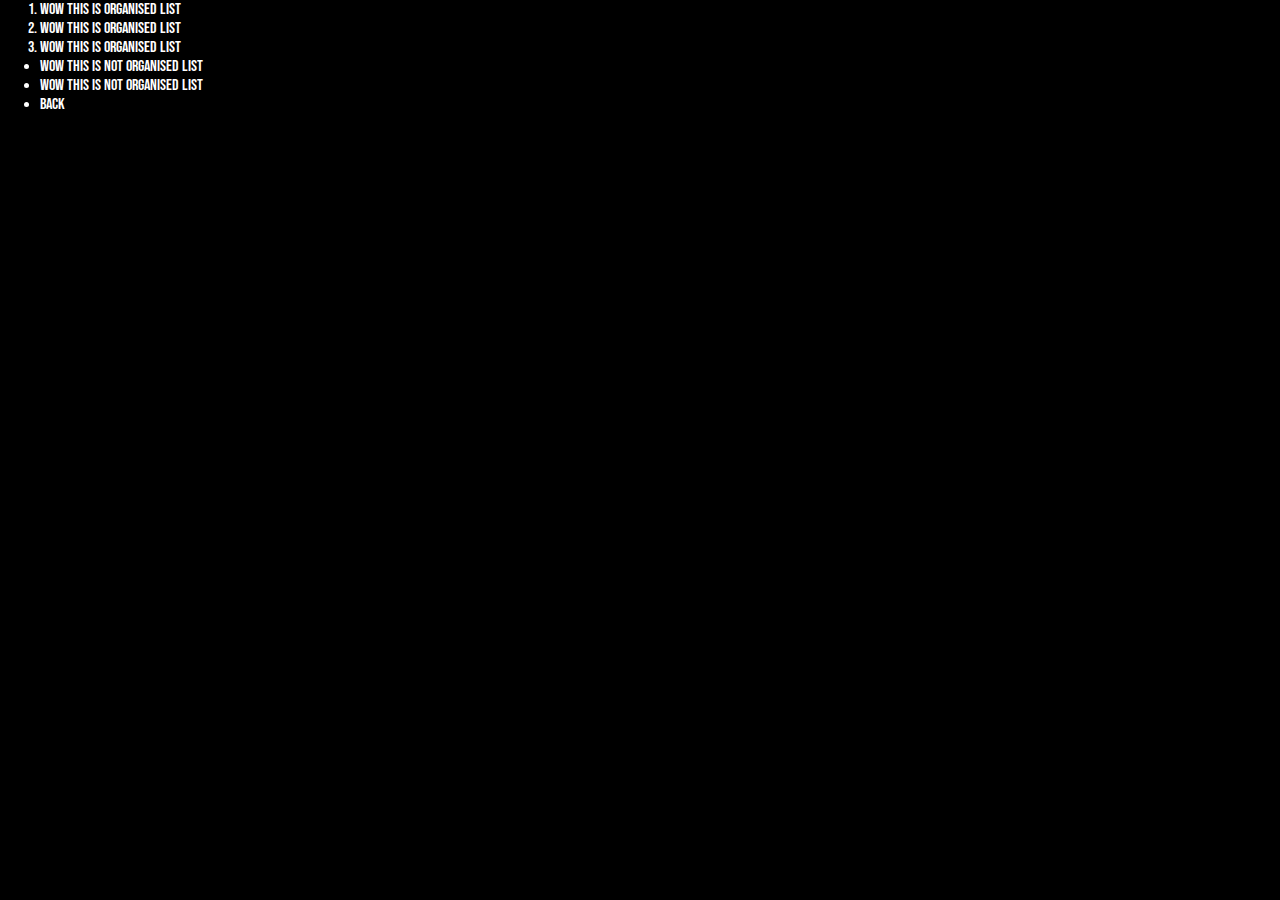
<file: list.html>
<!DOCTYPE html>
<html lang="en" dir="ltr">
  <head>
    <meta charset="utf-8">
    <meta name="viewport" content="width=device-width, initial-scale=1">
    <meta name="description" content="This is just to meet certain requirments">
    <title>Love Death Robots</title>
    <link rel="stylesheet" type="text/css" href="css/style.css">
    <link rel="preconnect" href="https://fonts.googleapis.com">
    <link rel="preconnect" href="https://fonts.gstatic.com" crossorigin>
    <link href="https://fonts.googleapis.com/css2?family=Bebas+Neue&display=swap" rel="stylesheet">
  </head>
  <body>
    <ol>
      <li><a href="https://www.mcdonalds.com/se/sv-se.html" target="_blank">Wow this is organised list</a></li>
      <li><a href="https://www.mcdonalds.com/se/sv-se.html" target="_blank">Wow this is organised list</a></li>
      <li><a href="https://www.mcdonalds.com/se/sv-se.html" target="_blank">Wow this is organised list</a></li>
    </ol>
    <ul>
      <li><a href="https://www.mcdonalds.com/se/sv-se.html" target="_blank">Wow this is not organised list</a></li>
      <li><a href="https://www.mcdonalds.com/se/sv-se.html" target="_blank">Wow this is not organised list</a></li>
      <li><a href="./index.html">Back</a></li>
    </ul>
  </body>
</html>
</file>
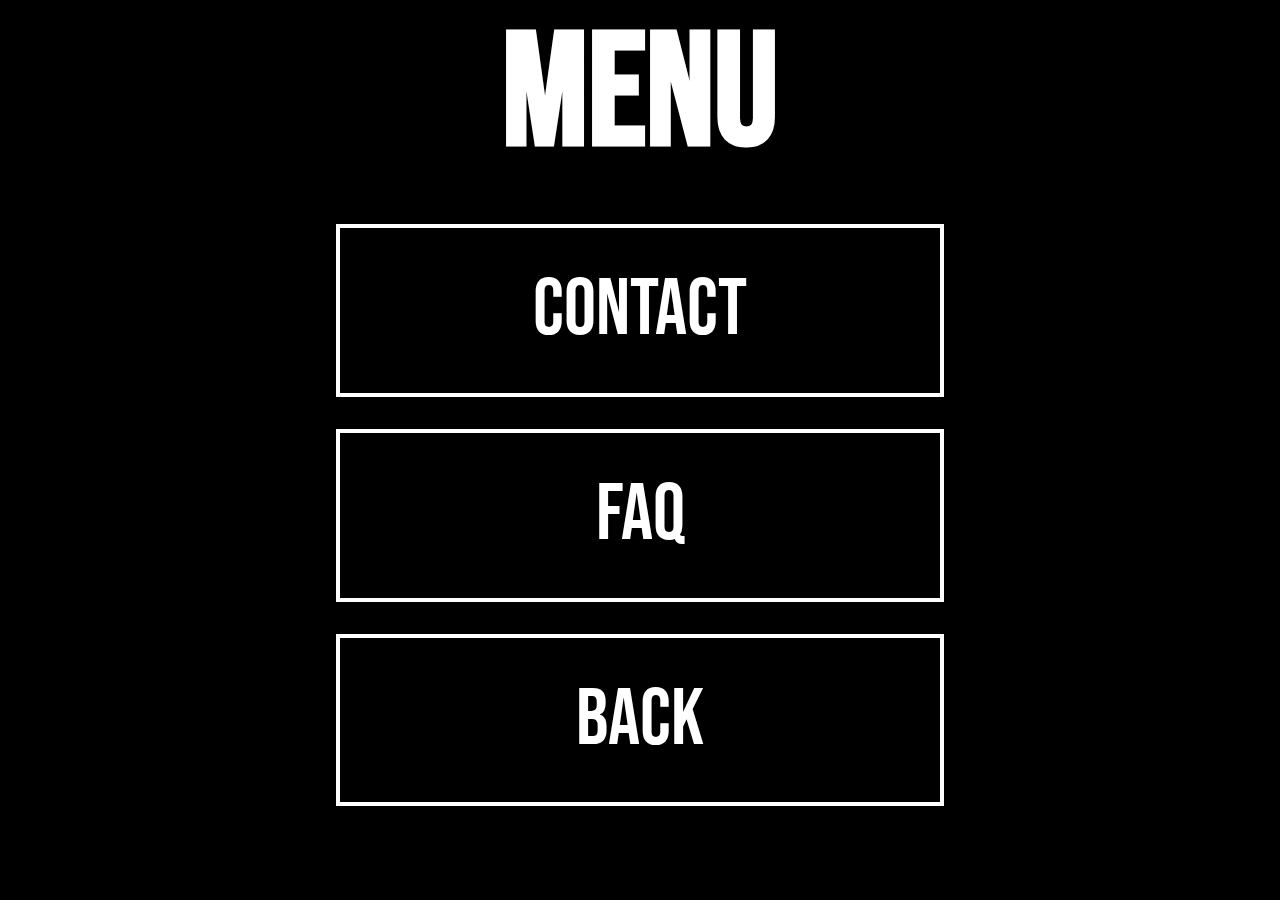
<file: menu.html>
<!DOCTYPE html>
<html lang="en" dir="ltr">
  <head>
    <meta charset="utf-8">
    <meta name="viewport" content="width=device-width, initial-scale=1">
    <meta name="description" content="This is the menu">
    <title>Menu</title>
    <link rel="stylesheet" type="text/css" href="css/menu_style.css">
    <link rel="stylesheet" type="text/css" href="css/menu_grid.css">
    <link rel="preconnect" href="https://fonts.googleapis.com">
    <link rel="preconnect" href="https://fonts.gstatic.com" crossorigin>
    <link href="https://fonts.googleapis.com/css2?family=Bebas+Neue&display=swap" rel="stylesheet">
  </head>
  <body>
    <div class="container">

      <!-- titeln -->

      <section class="one">
        <h1>Menu</h1>
      </section>

      <!-- knapparna -->

      <section class="two">
        <button type="button" name="button" onclick="window.open('https://help.netflix.com/en/')">Contact</button> <!-- knapp för contact -->
      </section>
      <section class="three">
        <button type="button" name="button" onclick="window.open('https://www.m1.com.sg/support/faq/netflix-faq')">FAQ</button> <!-- knapp för FAQ -->
      </section>
      <section class="four">
        <button type="button" name="button" onclick="previous()">Back</button> <!-- tillbaka-knapp -->
      </section>
    </div>
    <script> // lite fult då det är javascript fast inline men tänker att det är bättre än att bara ha tre rader i javascript och sedan helt tomt
      function previous() { // onclick-attributet skickar ut meddelande vid ett klick och scriptet säger att en funktion ska ske när meddelandet tas emot vilket är: window.history.back(); som backar användaren till den föregående webbsidan
      window.history.back(); // scriptet är längst ner då javascript stannar laddandet medan det körs
      }
    </script>
  </body>
</html>
</file>
<file: css/style.css>
body {
  background: linear-gradient(0deg, black, black); /* Just nu är backgrunden bara svart men har denna value ifall jag vill eventuellt ha mer lite mer styling. Denna gradient value gör att det blir en övergång mellan två färger. Man kan bestämma i vilken vinkel denna övergång ska ske i och om den ska vara linjär eller inte o.s.v. */
  background-color: inherit; /* ska inte ha specifierad value utan ärver från redan etablerade values. Egentligen onödig här men det är ifall jag inte skulle vilja ha det ovanstående propertyn */
  color: inherit; /* ska inte ha specifierad value utan ärver från redan etablerade values */
}

/* text */

* {
  margin: 0; /* nollställer margin för att kunna styla enklare */
  font-family: "Bebas Neue", cursive; /* typsnitt från google och dessutom en backup i formen av cursive om det första värdet inte skulle fungera */
  background-color: inherit; /* ska inte ha specifierad value utan ärver från redan etablerade values */
  color: white; /* färg */
}

h1 {
  font-size: 10em; /* definerar storlek */
  text-align: center; /* centerar texten */
}

p {
  text-align: justify; /* sträcker på brödtexten för att fördela den jämt över sidan */
  font-size: 1.5em; /* definerar storlek */
  line-height: 1.5em; /* definerar höjd mellan rader */
  font-family: sans-serif; /* typsnitt från google och dessutom en backup i formen av sans-serif om det första värdet inte skulle fungera */
  font-weight: bolder; /* gör textens symboler tjockare/fyllig */
}

a { /* tar bort all style som länken har */
  background-color: inherit;
  color: inherit;
  text-decoration: inherit;
}

/* headern */

header {
  width: 100%; /* sträcker bredden över hela webbsidan bredd */
  position: fixed; /* faställer positionen i förhållande med skärmen */
  background-color: black; /* bakgrundsfärg */
  color: inherit; /* ska inte ha specifierad value utan ärver den från redan etablerade values */
  display: flex; /* skapar ny typ av display inom selectorn som är av typen flexbox som är bra att använda för enskilda rader och columner */
  justify-content: space-between; /* tvingar jämnt mellanrum mellan elementen inom flexbox */
}

header p {
  margin-top: 0.75em; /* definerar storlek på margin */
  letter-spacing: 0.5em; /* definerar mellanrummet mellan bokstäverna */
  font-size: 1.2em; /* definerar storlek */
  font-family: 'Rock Salt', cursive; /* typsnitt från google och dessutom en backup i formen av cursive om det första värdet inte skulle fungera */
  background-color: inherit; /* ska inte ha specifierad value utan ärver den från redan etablerade values */
  color: yellow; /* färg */
}

/* bilden längst till vänster i headern */

.logo {
  width: 7em; /* definerar bredden */
}

/* bilden längst till höger i headern */

.menu {
  margin: 0.5em; /* definerar storlek på margin */
  width: 3em; /* definerar bredd */
}

/* footern */

footer {
  position: fixed; /* faställer positionen i förhållande med skärmen */
  bottom: 1em; /* sätter elementet en viss längd ifrån botten */
  height: 10vh; /* definerar höjd */
  border-radius: 0 1em 1em 0; /* definerar rundheten hos hörnen och vilka hörn som ska ha rundhet */
  background-color: white; /* bakgrundsfärg */
  color: inherit; /* ska inte ha specifierad value utan ärver den från redan etablerade values */
}

/* trailern */

.trailer {
  border: 0; /* tar bort bordern */
  width: 100%; /* sträcker bredden över hela griddens bredd */
  height: 100%; /* sträcker höjden över hela griddens höjd */
  justify-content: center; /* centerar elementet */
  border-radius: 0.25em;
  font-size: 25vw;
  background-image: url("../img/yt2.jpg"); /* sätter bakgrunden av knappen till en bild */
  background-color: inherit;
  color: white;
}

/* brödtexten med bilder */

section p, section img {
  margin: 1em; /* definerar storlek på margin */
}

.three, .four, .five, .six, .seven {
  margin: auto; /* sätter automatisk margin */
  background-color: rgb(30, 30, 30); /* bakgrundsfärg */
  color: inherit; /* ska inte ha specifierad value utan ärver den från redan etablerade values */
}

.img {
  width: 50vw; /* sträcker bredden till hälften av sidans bredd */
}

.left {
  margin-left: 0; /* sätter margin till noll åt vänster */
  border-radius: 0 1em 1em 0; /* definerar rundheten hos hörnen och vilka hörn som ska ha rundhet */
  float: left; /* skjuter elementet åt önskat håll och låter andra element täcka tomrummet*/
}

.right {
  margin-right: 0; /* sätter margin till noll åt höger */
  border-radius: 1em 0 0 1em; /* definerar rundheten hos hörnen och vilka hörn som ska ha rundhet */
  float: right; /* skjuter elementet åt önskat håll och låter andra element täcka tomrummet*/
}

/* knapp på botten till intern adress */

.ep {
  justify-content: center; /* centerar elementet */
  width: 100%; /* sträcker bredden över hela griddens bredd */
  height: 100%; /* sträcker höjden över hela griddens höjd */
  font-size: 20vw; /* definerar storlek */
  background-color: black; /* bakgrundsfärg */
  color: inherit; /* ska inte ha specifierad value utan ärver den från redan etablerade values */
  border: 0.5vh solid; /* definerar borderns storlek, färg och stil */
}

/* knappen i footern */

.watch {
  float: left; /* skjuter elementet åt önskat håll och låter andra element täcka tomrummet*/
  margin: 0.3em; /* definerar storlek på margin */
  font-size: 2.5em; /* definerar storlek */
  background-color: red; /* bakgrundsfärg */
  color: inherit; /* ska inte ha specifierad value utan ärver den från redan etablerade values */
  border-radius: 0.25em; /* definerar rundheten hos hörnen och vilka hörn som ska ha rundhet */
  border: 0.5vh solid black; /* definerar borderns storlek, färg och stil */
}

/* alla knappar */

.watch:hover, .ep:hover, header img:hover {
  opacity: 0.8; /* sätter genomskinligheten till 80% när man hovrar över elementen nämnda som selectors */
}

.trailer:hover {
  background: none;
  background-color: white;
  color: black;
}

/* media query */

@media only screen and (max-width: 500px) { /* Används för att göra hemsidan passande för alternativ skärmstorlek */

  /* titeln */

  h1 {
    font-size: 5em; /* definerar storlek */
  }

  /* brödtexten med bilder */

  p {
    font-size: 1em; /* definerar storlek */
  }

  .img {
    width: 90vw; /* sträcker bredden nästan över hela webbsidan bredd för att lämna rum åt margin */
    margin-left: 5vw; /* sätter margin åt höger */
    margin-right: 5vw; /* sätter margin åt vänster */
    border-radius: 1em 1em 1em 1em; /* definerar rundheten hos hörnen och vilka hörn som ska ha rundhet */
  }

  /* knappen i footern */

  .watch {
    float: left; /* skjuter elementet åt önskat håll och låter andra element täcka tomrummet*/
    margin: 0.2em; /* definerar margin */
  }

  .extra { /* tar bort dem extra knapparna för mobil då det blir för klottrigt */
    display: none
  }
}
</file>
<file: css/grid.css>
.container {
  display: grid; /* ändrar display-typen till grid */
  grid-template-columns: 0.5fr repeat(4, 1fr) 0.5fr; /* definerar kolumner */
  grid-template-rows: 0.5fr 2.5fr 3.5fr repeat(5, 4fr) 2fr 1fr; /* definerar rader */
}

/* headern */

header { /* definerar från vilka linjer i grid selectorn ska finnas inom */
  grid-column: 1/-1;
  grid-row: 1/2;
}

/* titeln */

.one {
  grid-column: 2/6;
  grid-row: 2/3;
}

/* trailern */

.two, .trailer {
  grid-column: 2/6;
  grid-row: 3/4;
}

/* brödtexten med bilder */

.three {
  grid-column: 1/-1;
  grid-row: 4/5;
}

.four {
  grid-column: 1/-1;
  grid-row: 5/6;
}

.five {
  grid-column: 1/-1;
  grid-row: 6/7;
}

.six {
  grid-column: 1/-1;
  grid-row: 7/8;
}

.seven {
  grid-column: 1/-1;
  grid-row: 8/9;
}

/* knappen till episoderna */

.eight {
  grid-column: 2/6;
  grid-row: 9/10;
}

/* footern */

footer {
  grid-column: 1/-1;
  grid-row: 10/11;
}

/* media query */

@media only screen and (max-width: 500px) { /* Används för att göra hemsidan passande för alternativ skärmstorlek */
  .container {
    display: grid;
    grid-template-columns: 0.5fr repeat(4, 1fr) 0.5fr;
    grid-template-rows: 0.5fr 1fr 1.2fr repeat(5, 4fr) 1fr 0.7fr;
  }
}
</file>
<file: css/bio_style.css>
/* förklaringar till nästan allt ligger i style.css */

body {
  background: linear-gradient(0deg, black, black);
  background-color: inherit;
  color: inherit;
}

/* text */

* {
  margin: 0;
  font-family: "Bebas Neue", cursive;
  background-color: inherit;
  color: white;
}

h1 {
  font-size: 10em;
  text-align: center;
}

a { /* tar bort all style som länken har */
  background-color: inherit;
  color: inherit;
  text-decoration: inherit;
}

p {
  text-align: justify;
  font-size: 1.5em;
  line-height: 1.5em;
  font-family: sans-serif;
  font-weight: bolder;
}

/* headern */

header {
  width: 100%;
  position: fixed;
  background-color: black;
  color: inherit;
  display: flex;
  justify-content: space-between;
}

header p {
  margin-top: 0.75em;
  letter-spacing: 0.5em;
  font-size: 1.2em;
  font-family: 'Rock Salt', cursive;
  background-color: inherit;
  color: yellow;
}

/* bilden längst till vänster i headern */

.logo {
  width: 7em;
  display: inline-grid;
}

/* knappen i mitten av headern */

.back {
  font-size: 2.5em;
  background-color: white;
  color: black;
  border-radius: 0.25em;
  border: 0.5vh solid black;
}

/* bilden längst till höger i headern */

.menu {
  margin: 0.5em;
  width: 3em;
}

/* footern */

footer {
  position: fixed;
  bottom: 1em;
  height: 10vh;
  border-radius: 0 1em 1em 0;
  background-color: white;
  color: inherit;
}

/* innehållet */

section p, section img {
  justify-content: center;
}

section p {
  margin: 1em;
}

.two, .three, .four, .five {
  margin: auto;
}

/* brödtexten */

.three {
  background-color: rgb(30, 30, 30);
  color: inherit;
}

/* bilden */

.img {
  width: 100%;
}

/* klippet */

.clip {
  justify-content: center;
  height: 56vh;
  border: 0;
  border-radius: 0.25em;
  width: 75vw;
  font-size: 15vw;
  background-color: white;
  color: inherit;
}

.ep1 {
  background-image: url("../img/yt1.jpg"); /* knapp med bild som bakgrund */
}

.ep2 {
  background-image: url("../img/yt2.jpg"); /* knapp med bild som bakgrund */
}

.ep3 {
  background-image: url("../img/yt3.jpg"); /* knapp med bild som bakgrund */
}

.ep4 {
  background-image: url("../img/yt4.jpg"); /* knapp med bild som bakgrund */
}

.ep5 {
  background-image: url("../img/yt5.jpg"); /* knapp med bild som bakgrund */
}

.ep6 {
  background-image: url("../img/yt6.jpg"); /* knapp med bild som bakgrund */
}

.ep7 {
  background-image: url("../img/yt7.jpg"); /* knapp med bild som bakgrund */
}

.ep8 {
  background-image: url("../img/yt8.jpg"); /* knapp med bild som bakgrund */
}

/* knappen i footern */

.watch {
  float: left;
  margin: 0.3em;
  font-size: 2.5em;
  background-color: red;
  color: inherit;
  border-radius: 0.25em;
  border: 0.5vh solid black;
}

/* övriga knappar */

header img:hover, button:hover{
  opacity: 0.8;
}

/* klippet */

section button:hover {
  background: none;
  background-color: white;
  color: black;
}

/* media query */

@media only screen and (max-width: 500px) { /* Används för att göra hemsidan passande för alternativ skärmstorlek */

  /* titeln */

  h1 {
    font-size: 5em;
  }

  /* brödtexten med bilder */

  p {
    font-size: 1em;
  }

  /* klippet på botten */

  .clip {
    height: 25vh;
  }

  /* knappen i footern */

  .watch {
    float: left;
    margin: 0.2em;
  }

  .extra { /* tar bort dem extra knapparna för mobil då det blir för klottrigt */
    display: none
  }
}
</file>
<file: css/bio_grid.css>
.container {
  display: grid; /* ändrar display-typen till grid */
  grid-template-columns: 0.5fr repeat(4, 1fr) 0.5fr; /* definerar kolumner */
  grid-template-rows: 0.5fr 1.5fr repeat(3, 2fr) 0.5fr; /* definerar rader */
}

/* headern */

header { /* definerar från vilka linjer i grid selectorn ska finnas inom */
  grid-column: 1/-1;
  grid-row: 1/2;
}

/* titeln */

.one {
  grid-column: 1/-1;
  grid-row: 2/3;
}

/* bild */

.two {
  grid-column: 2/6;
  grid-row: 3/4;
}

/* brödtext */

.three {
  grid-column: 2/6;
  grid-row: 4/5;
}

/* klipp */

.four {
  grid-column: 1/-1;
  grid-row: 5/6;
}

/* footer */

footer {
  grid-column: 1/-1;
  grid-row: 6/7;
}

/* media query */

@media only screen and (max-width: 500px) { /* Används för att göra hemsidan passande för alternativ skärmstorlek */
  .container {
    grid-template-columns: 0.5fr repeat(4, 1fr) 0.5fr;
    grid-template-rows: 0.3fr 0.5fr 0.7fr 2fr 0.5fr 0.4fr;
    grid-gap: 1em; /* definerar mellanrum mellan rader och kolumner */
  }
}
</file>
<file: css/bio_small_grid.css>
.container {
  display: grid; /* ändrar display-typen till grid */
  grid-template-columns: 0.5fr repeat(4, 1fr) 0.5fr; /* definerar kolumner */
  grid-template-rows: 0.5fr 0.8fr repeat(3, 2fr) 0.5fr; /* definerar rader */
}

/* headern */

header { /* definerar från vilka linjer i grid selectorn ska finnas inom */
  grid-column: 1/-1;
  grid-row: 1/2;
}

/* titeln */

.one {
  grid-column: 1/-1;
  grid-row: 2/3;
}

/* bild */

.two {
  grid-column: 2/6;
  grid-row: 3/4;
}

/* brödtext */

.three {
  grid-column: 2/6;
  grid-row: 4/5;
}

/* klipp */

.four {
  grid-column: 1/-1;
  grid-row: 5/6;
}

/* footer */

footer {
  grid-column: 1/-1;
  grid-row: 6/7;
}

/* media query */

@media only screen and (max-width: 500px) { /* Används för att göra hemsidan passande för alternativ skärmstorlek */
  .container {
    grid-template-columns: 0.5fr repeat(4, 1fr) 0.5fr;
    grid-template-rows: 0.3fr 0.2fr 0.7fr 2fr 0.5fr 0.4fr;
    grid-gap: 1em; /* definerar mellanrum mellan rader och kolumner */
  }
}
</file>
<file: css/ep_style.css>
/* förklaringar till nästan allt ligger i style.css */

body {
  background: linear-gradient(0deg, black, black);
  background-color: inherit;
  color: inherit;
}

/* text */

* {
  margin: 0;
  font-family: "Bebas Neue", cursive;
  background-color: inherit;
  color: white;
}

h1 {
  font-size: 10em;
  text-align: center;
}

a { /* tar bort all style som länken har */
  color: inherit;
  text-decoration: inherit;
}

/* headern */

header {
  width: 100%;
  position: fixed;
  background-color: black;
  color: inherit;
  display: flex;
  justify-content: space-between;
}

header p {
  margin-top: 0.25em;
  letter-spacing: 0.5em;
  font-size: 1.2em;
  font-family: 'Rock Salt', cursive;
  background-color: inherit;
  color: yellow;
}

/* bilden längst till vänster i headern */

.logo {
  width: 7em;
  display: inline-grid;
}

/* knappen i mitten av headern */

.back {
  font-size: 2.5em;
  background-color: white;
  color: black;
  border-radius: 0.25em;
  border: 0.5vh solid black;
}

/* bilden längst till höger i headern */

.menu {
  margin: 0.5em 0.5em;
  width: 3em;
}

/* footern */

footer {
  position: fixed;
  bottom: 1em;
  height: 10vh;
  border-radius: 0 1em 1em 0;
  background-color: white;
  color: inherit;
}

/* knapparna */

.two, .three, .four, .five {
  margin: 0;
}

.left {
  float: left;
  border-radius: 0 0.5em 0.5em 0;
}

.right {
  float: right;
  border-radius: 0.5em 0 0 0.5em;
}

.ep1, .ep2, .ep3, .ep4, .ep5, .ep6, .ep7, .ep8 {
  border: 0 solid;
  width: 49vw;
  height: 100%;
  font-size: 5vw;
  background-color: white;
  color: inherit;
}

.ep1 {
  background-image: url("../img/ldr_thumb1.jpg"); /* infogar bild på knappen. Adressen börjar med ../ vilket är betyder att fil-pathen börjar från föregående mapp */
}

.ep2 {
  background-image: url("../img/ldr_thumb2.jpg"); /* infogar bild på knappen. Adressen börjar med ../ vilket är betyder att fil-pathen börjar från föregående mapp */
}

.ep3 {
  background-image: url("../img/ldr_thumb3.jpg"); /* infogar bild på knappen. Adressen börjar med ../ vilket är betyder att fil-pathen börjar från föregående mapp */
}

.ep4 {
  background-image: url("../img/ldr_thumb4.jpg"); /* infogar bild på knappen. Adressen börjar med ../ vilket är betyder att fil-pathen börjar från föregående mapp */
}

.ep5 {
  background-image: url("../img/ldr_thumb5.jpg"); /* infogar bild på knappen. Adressen börjar med ../ vilket är betyder att fil-pathen börjar från föregående mapp */
}

.ep6 {
  background-image: url("../img/ldr_thumb6.jpg"); /* infogar bild på knappen. Adressen börjar med ../ vilket är betyder att fil-pathen börjar från föregående mapp */
}

.ep7 {
  background-image: url("../img/ldr_thumb7.jpg"); /* infogar bild på knappen. Adressen börjar med ../ vilket är betyder att fil-pathen börjar från föregående mapp */
}

.ep8 {
  background-image: url("../img/ldr_thumb8.jpg"); /* infogar bild på knappen. Adressen börjar med ../ vilket är betyder att fil-pathen börjar från föregående mapp */
}

/* knappen i footern */

.watch {
  margin: 1.5vh;
  font-size: 2.5em;
  background-color: red;
  color: inherit;
  border-radius: 0.25em;
  border: 0.5vh solid black;
}

/* alla knappar i header och footern */

header img:hover, header button:hover, footer button:hover {
  opacity: 0.8;
}

/* alla knappar till episoderna */

section button:hover {
  background: none;
  background-color: white;
  color: black;
}

/* media query */

@media only screen and (max-width: 500px) { /* Används för att göra hemsidan passande för alternativ skärmstorlek */

    /* titeln */

  h1 {
    font-size: 5em;
  }

  /* knapparna för episoderna */

  section button {
    margin: 5vw;
  }

  .ep1, .ep2, .ep3, .ep4, .ep5, .ep6, .ep7, .ep8 {
    font-size: 10vw;
    width: 90vw;
    height: 40vh;
    float: none; /* neutraliserar tidigare definerad float */
    border-radius: 0.5em 0.5em 0.5em 0.5em;
  }

  /* knappen i footern */

  .watch {
    float: left;
    margin: 0.2em;
  }

  .extra { /* tar bort dem extra knapparna för mobil då det blir för klottrigt */
    display: none
  }
}
</file>
<file: css/ep_grid.css>
.container {
  display: grid; /* ändrar display-typen till grid */
  grid-template-columns: 0.5fr repeat(4, 1fr) 0.5fr; /* definerar kolumner */
  grid-template-rows: 0.5fr 1fr repeat(4, 2fr) 1fr; /* definerar rader */
  grid-gap: 4em; /* definerar mellanrum mellan rader och kolumner */
}

/* headern */

header { /* definerar från vilka linjer i grid selectorn ska finnas inom */
  grid-column: 1/-1;
  grid-row: 1/2;
}

/* titeln */

.one {
  grid-column: 1/-1;
  grid-row: 2/3;
}

/* knapp-rad 1 */

.two {
  grid-column: 1/-1;
  grid-row: 3/4;
}

/* knapp-rad 2 */

.three {
  grid-column: 1/-1;
  grid-row: 4/5;
}

/* knapp-rad 3 */

.four {
  grid-column: 1/-1;
  grid-row: 5/6;
}

/* knapp-rad 4 */

.five {
  grid-column: 1/-1;
  grid-row: 6/7;
}

/* footern */

footer {
  grid-column: 1/-1;
  grid-row: 7/8;
}

/* media query */

@media only screen and (max-width: 500px) { /* Används för att göra hemsidan passande för alternativ skärmstorlek */
  .container {
    grid-template-columns: 0.5fr repeat(4, 1fr) 0.5fr;
    grid-template-rows: 0.5fr 0.5fr 4fr 4fr 4fr 4fr 0.7fr;
    grid-gap: 0; /* nollställer mellanrummet */
  }
}
</file>
<file: css/menu_style.css>
/* förklaringar till nästan allt ligger i style.css */

body {
  background: linear-gradient(0deg, black, black);
  background-color: inherit;
  color: inherit;
}

/* all text */

* {
  margin: 0;
  font-family: "Bebas Neue", cursive;
  background-color: inherit;
  color: white;
}

h1 {
  font-size: 10em;
  text-align: center;
}

a { /* tar bort all style som länken har */
  background-color: inherit;
  color: inherit;
  text-decoration: inherit;
}

/* listan med knapparna */

.one, .two, .three {
  justify-content: center;
}

button {
  width: 100%;
  height: 100%;
  font-size: 5em;
  background-color: black;
  color: inherit;
  border: 0.5vh solid;
}

button:hover {
  border: inherit;
  background-color: white;
  color: black;
}
</file>
<file: css/menu_grid.css>
.container {
  display: grid; /* ändrar display-typen till grid */
  grid-template-columns: 2fr 4fr 2fr; /* definerar kolumner */
  grid-template-rows: 0.2fr repeat(3, 0.9fr); /* definerar rader */
  grid-gap: 2em; /* definerar mellanrum mellan rader och kolumner */
}

/* titeln */

.one { /* definerar från vilka linjer i grid selectorn ska finnas inom */
  grid-column: 1/-1;
  grid-row: 1/2;
}

/* "Contact" */

.two {
  grid-column: 2/3;
  grid-row: 2/3;
}

/* "FAQ" */

.three {
  grid-column: 2/3;
  grid-row: 3/4;
}

/* "Back" */

.four {
  grid-column: 2/3;
  grid-row: 4/5;
}

/* media query */

@media only screen and (max-width: 500px) { /* Används för att göra hemsidan passande för alternativ skärmstorlek */
  .container {
    grid-template-columns: 1fr 10fr 1fr;
    grid-template-rows: 0.2fr repeat(3, 1fr) 0.1fr;
  }
}
</file>
